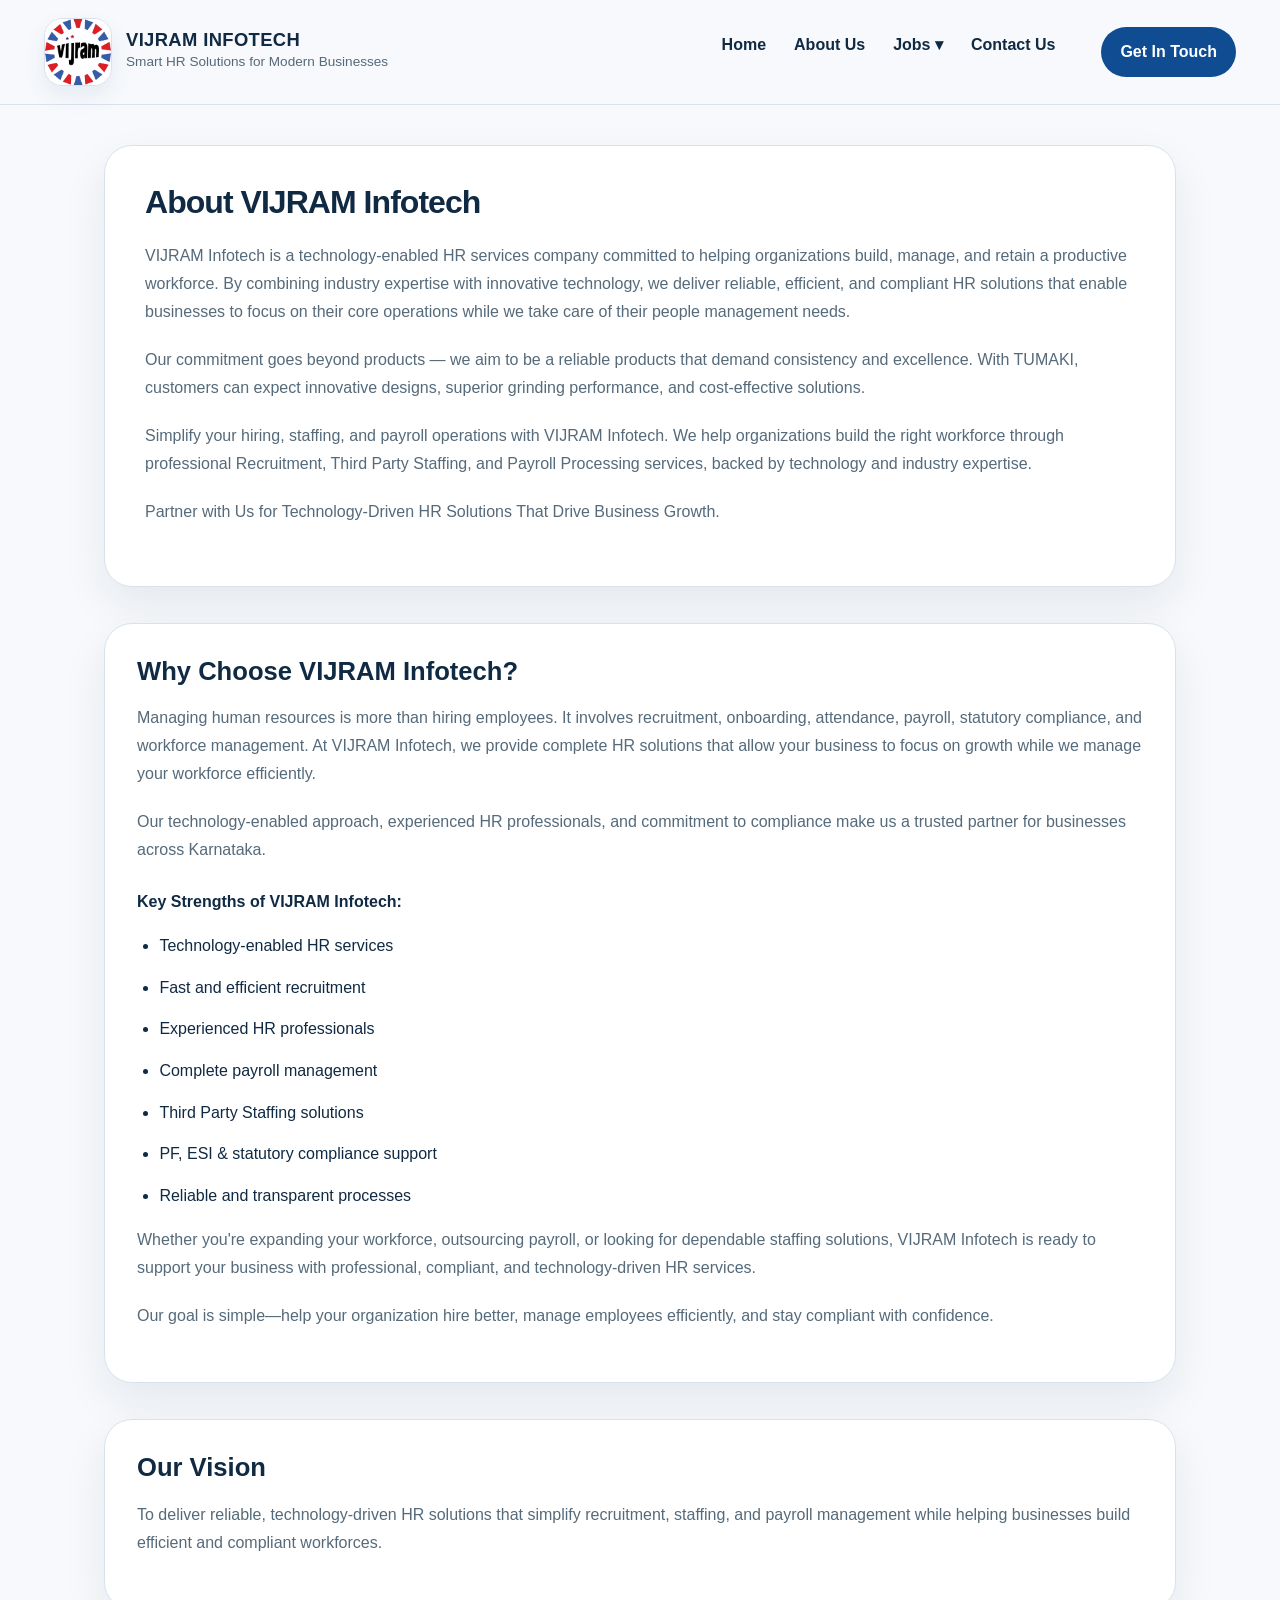
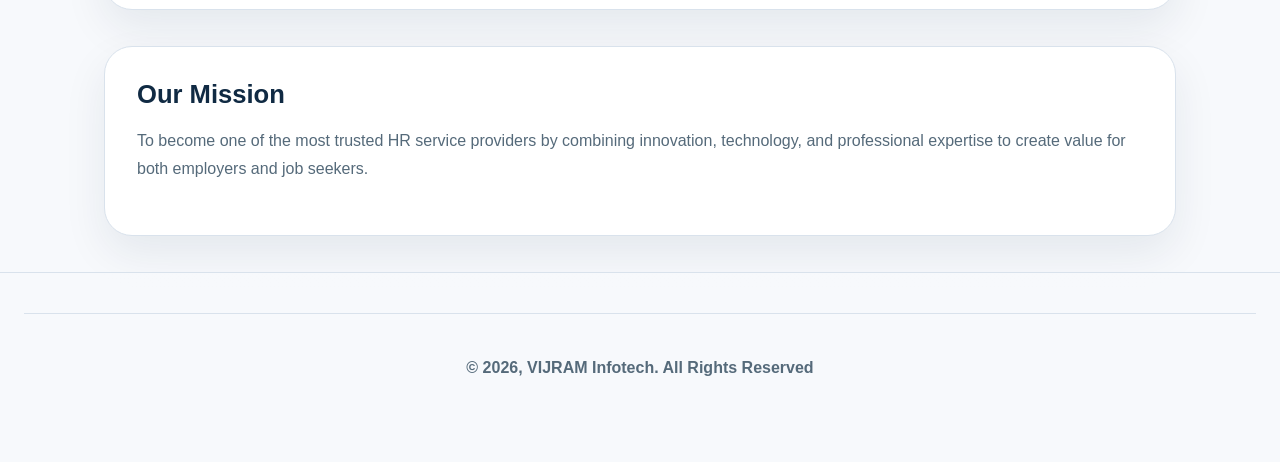
<file: index.html>
<!DOCTYPE html>
<html lang="en">

<head>
    <meta charset="UTF-8">
    <meta name="viewport" content="width=device-width, initial-scale=1.0">
    <meta name="description" content="Vijram Infotech - Smart HR Solutions for Modern Businesses">
    <meta name="keywords" content="vijram, hr services, recruitment, staffing, payroll">
    <meta name="author" content="Vijram Infotech">
    <meta property="og:title" content="Vijram Infotech - Smart HR Solutions for Modern Businesses">
    <meta property="og:description" content="Vijram Infotech - Smart HR Solutions for Modern Businesses">
    <meta property="og:url" content="https://vijraminfotech.in/">
    <link rel="canonical" href="https://vijraminfotech.in/">

    <title>Vijram Infotech - Smart HR Solutions for Modern Businesses</title>

    <!-- Stylesheets -->
    <link rel="stylesheet" href="assets/css/header.css">
    <link rel="stylesheet" href="assets/css/global.css">
    <link rel="stylesheet" href="assets/css/footer.css">

    <!-- Favicons -->
    <link rel="icon" type="image/png" href="assets/images/VIJRAM-LOGO.png" sizes="32x32">
    <link rel="apple-touch-icon" href="assets/images/VIJRAM-LOGO.png" sizes="180x180">
</head>

<body>
    <a href="#main-content" class="skip-link">Skip to main content</a>

    <header id="header"></header>

    <main id="main-content">
        <section class="about-us">
            <div class="container">
                <h1>About VIJRAM Infotech</h1>
                <p>
                    VIJRAM Infotech is a technology-enabled HR services company committed to helping organizations
                    build, manage, and retain a productive workforce. By combining industry expertise with innovative
                    technology, we deliver reliable, efficient, and compliant HR solutions that enable businesses to
                    focus on their core operations while we take care of their people management needs.

                </p>
                <p>
                    Our commitment goes beyond products — we aim to be a reliable products that demand consistency and
                    excellence. With TUMAKI, customers can expect innovative designs, superior grinding performance, and
                    cost‑effective solutions.
                </p>

                <p>Simplify your hiring, staffing, and payroll operations with VIJRAM Infotech. We help organizations
                    build
                    the right workforce through professional Recruitment, Third Party Staffing, and Payroll Processing
                    services,
                    backed by technology and industry expertise.</p>

                <p>Partner with Us for Technology-Driven HR Solutions That Drive Business Growth.</p>
            </div>
        </section>
        <section class="chooseus">
            <div class="container">
                <h2>Why Choose VIJRAM Infotech?</h2>
                <p>Managing human resources is more than hiring employees. It involves recruitment, onboarding,
                    attendance, payroll, statutory compliance, and workforce management. At VIJRAM Infotech, we
                    provide complete HR solutions that allow your business to focus on growth while we manage your
                    workforce efficiently.</p>
                <p>Our technology-enabled approach, experienced HR professionals, and commitment to compliance make
                    us a trusted partner for businesses across Karnataka.</p>
                <div class="strengths">
                    <p>Key Strengths of VIJRAM Infotech:</p>
                    <ul>
                        <li>Technology-enabled HR services</li>
                        <li>Fast and efficient recruitment</li>
                        <li>Experienced HR professionals</li>
                        <li>Complete payroll management</li>
                        <li>Third Party Staffing solutions</li>
                        <li>PF, ESI & statutory compliance support</li>
                        <li>Reliable and transparent processes</li>
                    </ul>
                </div>
                <p>Whether you're expanding your workforce, outsourcing payroll, or looking for dependable staffing
                    solutions, VIJRAM Infotech is ready to support your business with professional, compliant, and
                    technology-driven HR services. </p>
                <p>Our goal is simple—help your organization hire better, manage employees efficiently, and stay
                    compliant with confidence.</p>
            </div>
        </section>
        <section class="visionmission">
            <div class="container">
                <h2>Our Vision</h2>
                <p>To deliver reliable, technology-driven HR solutions that simplify recruitment, staffing,
                    and payroll management while helping businesses build efficient and compliant workforces.</p>
            </div>
        </section>
        <section class="visionmission">
            <div class="container">
                <h2>Our Mission</h2>
                <p>To become one of the most trusted HR service providers by combining innovation,
                    technology, and professional expertise to create value for both employers and job seekers.</p>
            </div>
        </section>
        </section>
    </main>

    <footer id="footer" class="site-footer"></footer>

    <script src="assets/js/global.js" defer></script>
    <script src="assets/js/slideshow.js" defer></script>
</body>

</html>
</file>
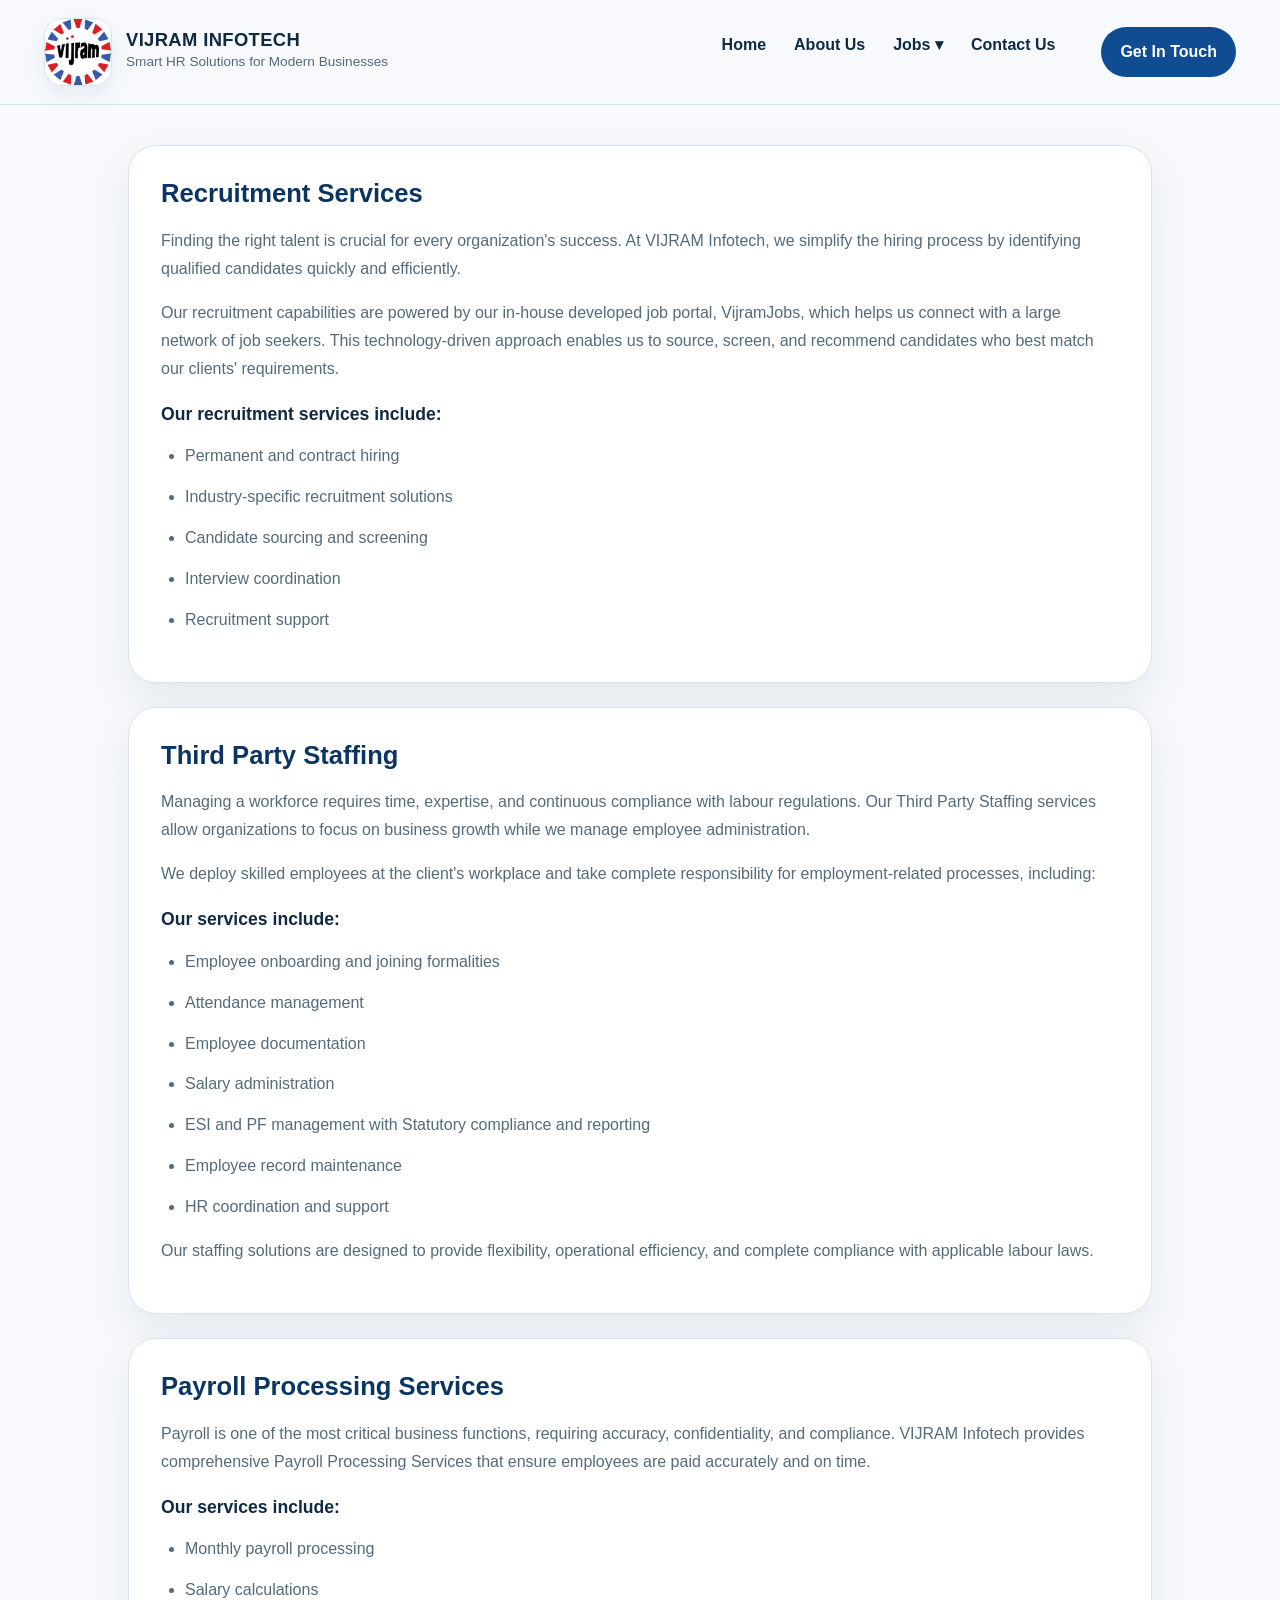
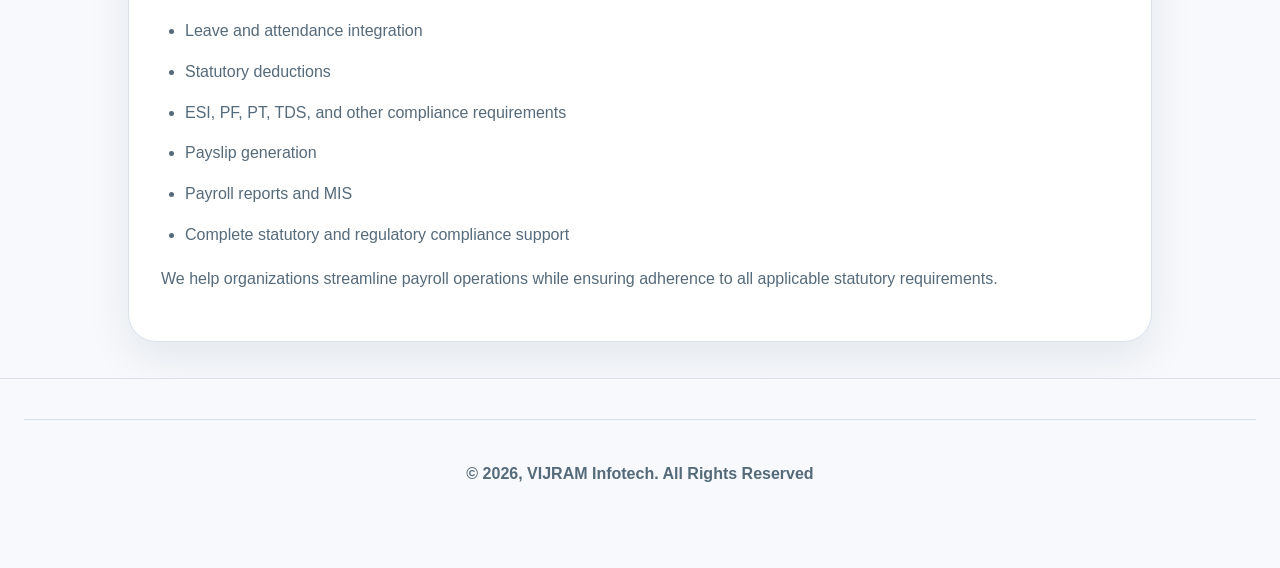
<file: aboutus.html>
<!DOCTYPE html>
<html lang="en">

<head>
    <meta charset="UTF-8">
    <meta name="viewport" content="width=device-width, initial-scale=1.0">
    <meta name="description" content="Vijram Infotech - Smart HR Solutions for Modern Businesses">
    <meta name="keywords" content="vijram, hr services, recruitment, staffing, payroll">
    <meta name="author" content="Vijram Infotech">
    <meta property="og:title" content="Vijram Infotech - Smart HR Solutions for Modern Businesses">
    <meta property="og:description" content="Vijram Infotech - Smart HR Solutions for Modern Businesses">
    <meta property="og:url" content="https://vijraminfotech.in/">
    <link rel="canonical" href="https://vijraminfotech.in/aboutus.html">

    <title>About Us - Vijram Infotech</title>

    <!-- Stylesheets -->
    <link rel="stylesheet" href="assets/css/global.css">
    <link rel="stylesheet" href="assets/css/header.css">
    <link rel="stylesheet" href="assets/css/footer.css">

    <!-- Favicons -->
    <link rel="icon" type="image/png" href="assets/images/VIJRAM-LOGO.png" sizes="32x32">
    <link rel="apple-touch-icon" href="assets/images/VIJRAM-LOGO.png" sizes="180x180">
</head>

<body>
    <a href="#main-content" class="skip-link">Skip to main content</a>

    <header id="header"></header>

    <main id="main-content">

        <section class="about-us">
            <section class="services">
                <div class="service">
                    <h2>Recruitment Services</h2>
                    <p>
                        Finding the right talent is crucial for every organization's success. At VIJRAM Infotech, we
                        simplify the hiring process by identifying qualified candidates quickly and efficiently.
                    </p>
                    <p>Our recruitment capabilities are powered by our in-house developed job portal, VijramJobs,
                        which helps us connect with a large network of job seekers. This technology-driven approach
                        enables us to source, screen, and recommend candidates who best match our clients' requirements.
                    </p>
                    <div class="serviceitems">
                        <h3>Our recruitment services include:</h3>
                        <ul>
                            <li>Permanent and contract hiring</li>
                            <li>Industry-specific recruitment solutions</li>
                            <li>Candidate sourcing and screening</li>
                            <li>Interview coordination</li>
                            <li>Recruitment support</li>
                        </ul>
                    </div>
                </div>
                <div class="service">
                    <h2>Third Party Staffing</h2>
                    <p>
                        Managing a workforce requires time, expertise, and continuous compliance with labour
                        regulations. Our Third Party Staffing services allow organizations to focus on business growth
                        while we manage employee administration.
                    </p>
                    <p>
                        We deploy skilled employees at the client's workplace and take complete responsibility for
                        employment-related processes, including:
                    </p>
                    <div class="serviceitems">
                        <h3>Our services include:</h3>
                        <ul>
                            <li>Employee onboarding and joining formalities</li>
                            <li>Attendance management</li>
                            <li>Employee documentation</li>
                            <li>Salary administration</li>
                            <li>ESI and PF management with Statutory compliance and reporting</li>
                            <li>Employee record maintenance</li>
                            <li>HR coordination and support</li>
                        </ul>
                    </div>
                    <p>Our staffing solutions are designed to provide flexibility, operational efficiency, and complete
                        compliance with applicable labour laws.</p>
                </div>
                <div class="service">
                    <h2>Payroll Processing Services</h2>
                    <p>
                        Payroll is one of the most critical business functions, requiring accuracy, confidentiality, and
                        compliance. VIJRAM Infotech provides comprehensive Payroll Processing Services that ensure
                        employees are paid accurately and on time.
                    </p>
                    <div class="serviceitems">
                        <h3>Our services include:</h3>
                        <ul>
                            <li>Monthly payroll processing</li>
                            <li>Salary calculations</li>
                            <li>Leave and attendance integration</li>
                            <li>Statutory deductions</li>
                            <li>ESI, PF, PT, TDS, and other compliance requirements</li>
                            <li>Payslip generation</li>
                            <li>Payroll reports and MIS</li>
                            <li>Complete statutory and regulatory compliance support</li>
                        </ul>
                    </div>
                    <p>We help organizations streamline payroll operations while ensuring adherence to all applicable statutory requirements.</p>
                </div>
            </section>
        </section>
    </main>

    <footer id="footer" class="site-footer"></footer>

    <script src="assets/js/global.js" defer></script>
</body>

</html>
</file>
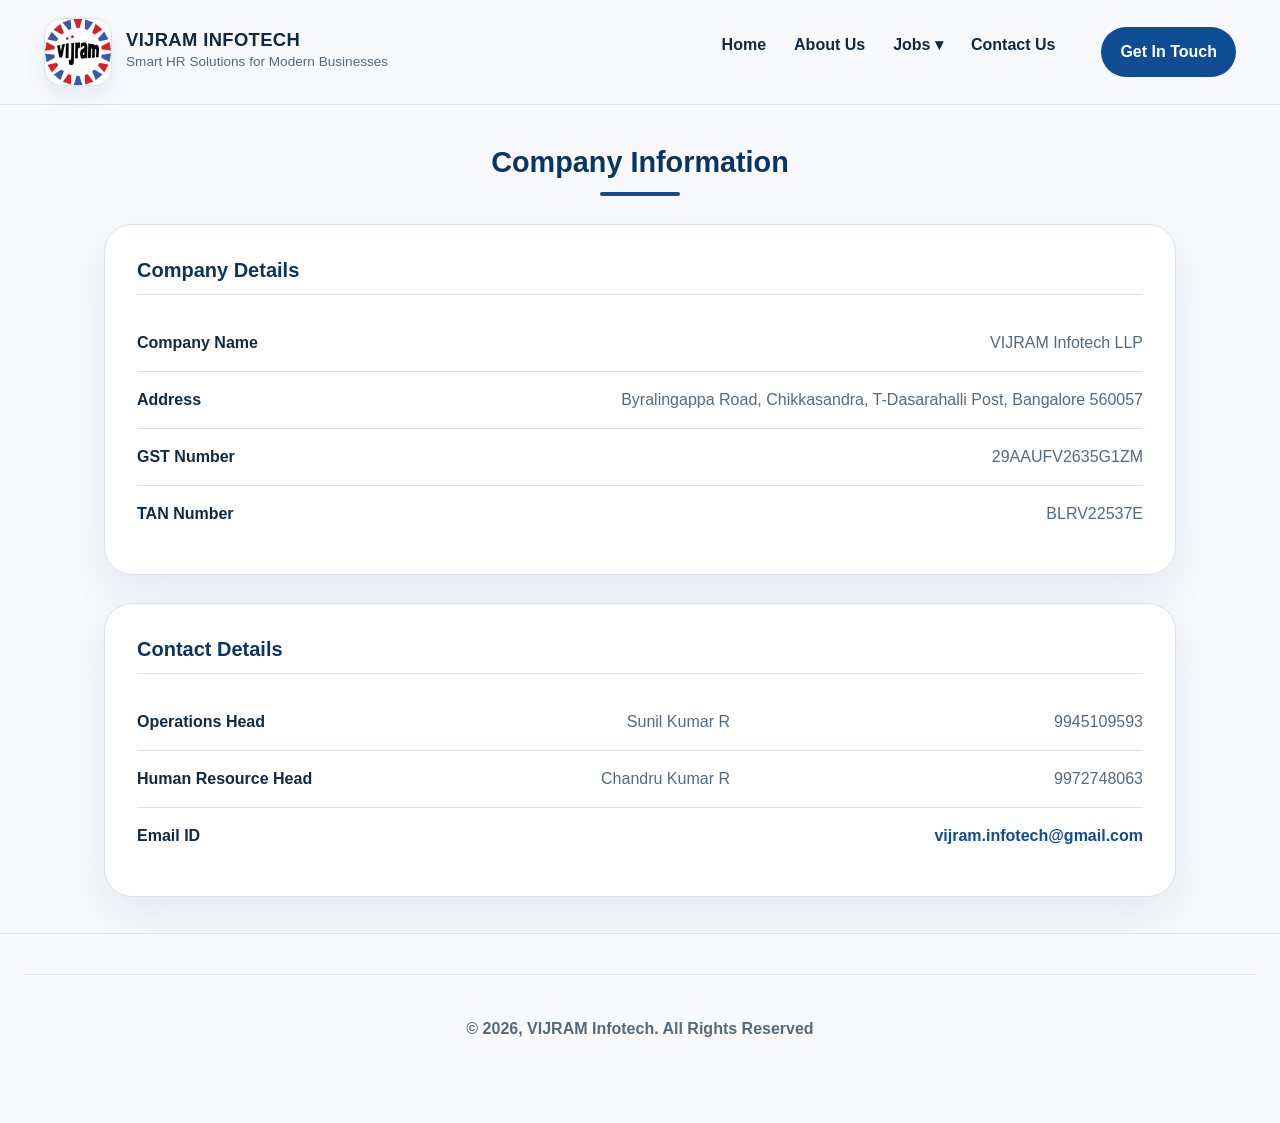
<file: contact.html>
<!DOCTYPE html>
<html lang="en">

<head>
    <meta charset="UTF-8">
    <meta name="viewport" content="width=device-width, initial-scale=1.0">
    <meta name="description" content="Vijram Infotech - Smart HR Solutions for Modern Businesses">
    <meta name="keywords" content="vijram, hr services, recruitment, staffing, payroll">
    <meta name="author" content="Vijram Infotech">
    <meta property="og:title" content="Vijram Infotech - Smart HR Solutions for Modern Businesses">
    <meta property="og:description" content="Vijram Infotech - Smart HR Solutions for Modern Businesses">
    <meta property="og:url" content="https://vijraminfotech.in/">
    <link rel="canonical" href="https://vijraminfotech.in/contact.html">

    <title>Contact Us - Vijram Infotech</title>

    <!-- Stylesheets -->
    <link rel="stylesheet" href="assets/css/global.css">
    <link rel="stylesheet" href="assets/css/header.css">
    <link rel="stylesheet" href="assets/css/contact.css">
    <link rel="stylesheet" href="assets/css/footer.css">

    <!-- Favicons -->
    <link rel="icon" type="image/png" href="assets/images/VIJRAM-LOGO.png" sizes="32x32">
    <link rel="apple-touch-icon" href="assets/images/VIJRAM-LOGO.png" sizes="180x180">
</head>

<body>
    <header id="header"></header>

    <main id="main-content">
        <section class="company-profile">

            <h2>Company Information</h2>

            <div class="info-group">
                <h3>Company Details</h3>

                <div class="info-item">
                    <span class="label">Company Name</span>
                    <span class="value">VIJRAM Infotech LLP</span>
                </div>

                <div class="info-item">
                    <span class="label">Address</span>
                    <span class="value">Byralingappa Road, Chikkasandra, T-Dasarahalli Post, Bangalore 560057</span>
                </div>

                <div class="info-item">
                    <span class="label">GST Number</span>
                    <span class="value">29AAUFV2635G1ZM</span>
                </div>

                <div class="info-item">
                    <span class="label">TAN Number</span>
                    <span class="value">BLRV22537E</span>
                </div>
            </div>

            <div class="info-group">
                <h3>Contact Details</h3>

                <div class="info-item">
                    <span class="label">Operations Head</span>
                    <span class="value">Sunil Kumar R</span>
                    <span class="value">9945109593</span>
                </div>

                <div class="info-item">
                    <span class="label">Human Resource Head</span>
                    <span class="value">Chandru Kumar R</span>
                    <span class="value">9972748063</span>
                </div>

                <div class="info-item">
                    <span class="label">Email ID</span>
                    <span class="value">
                        <a href="mailto:vijram.infotech@gmail.com">vijram.infotech@gmail.com</a>
                    </span>
                </div>
            </div>
        </section>
    </main>

    <footer id="footer" class="site-footer"></footer>

    <script src="assets/js/global.js" defer></script>
</body>

</html>
</file>
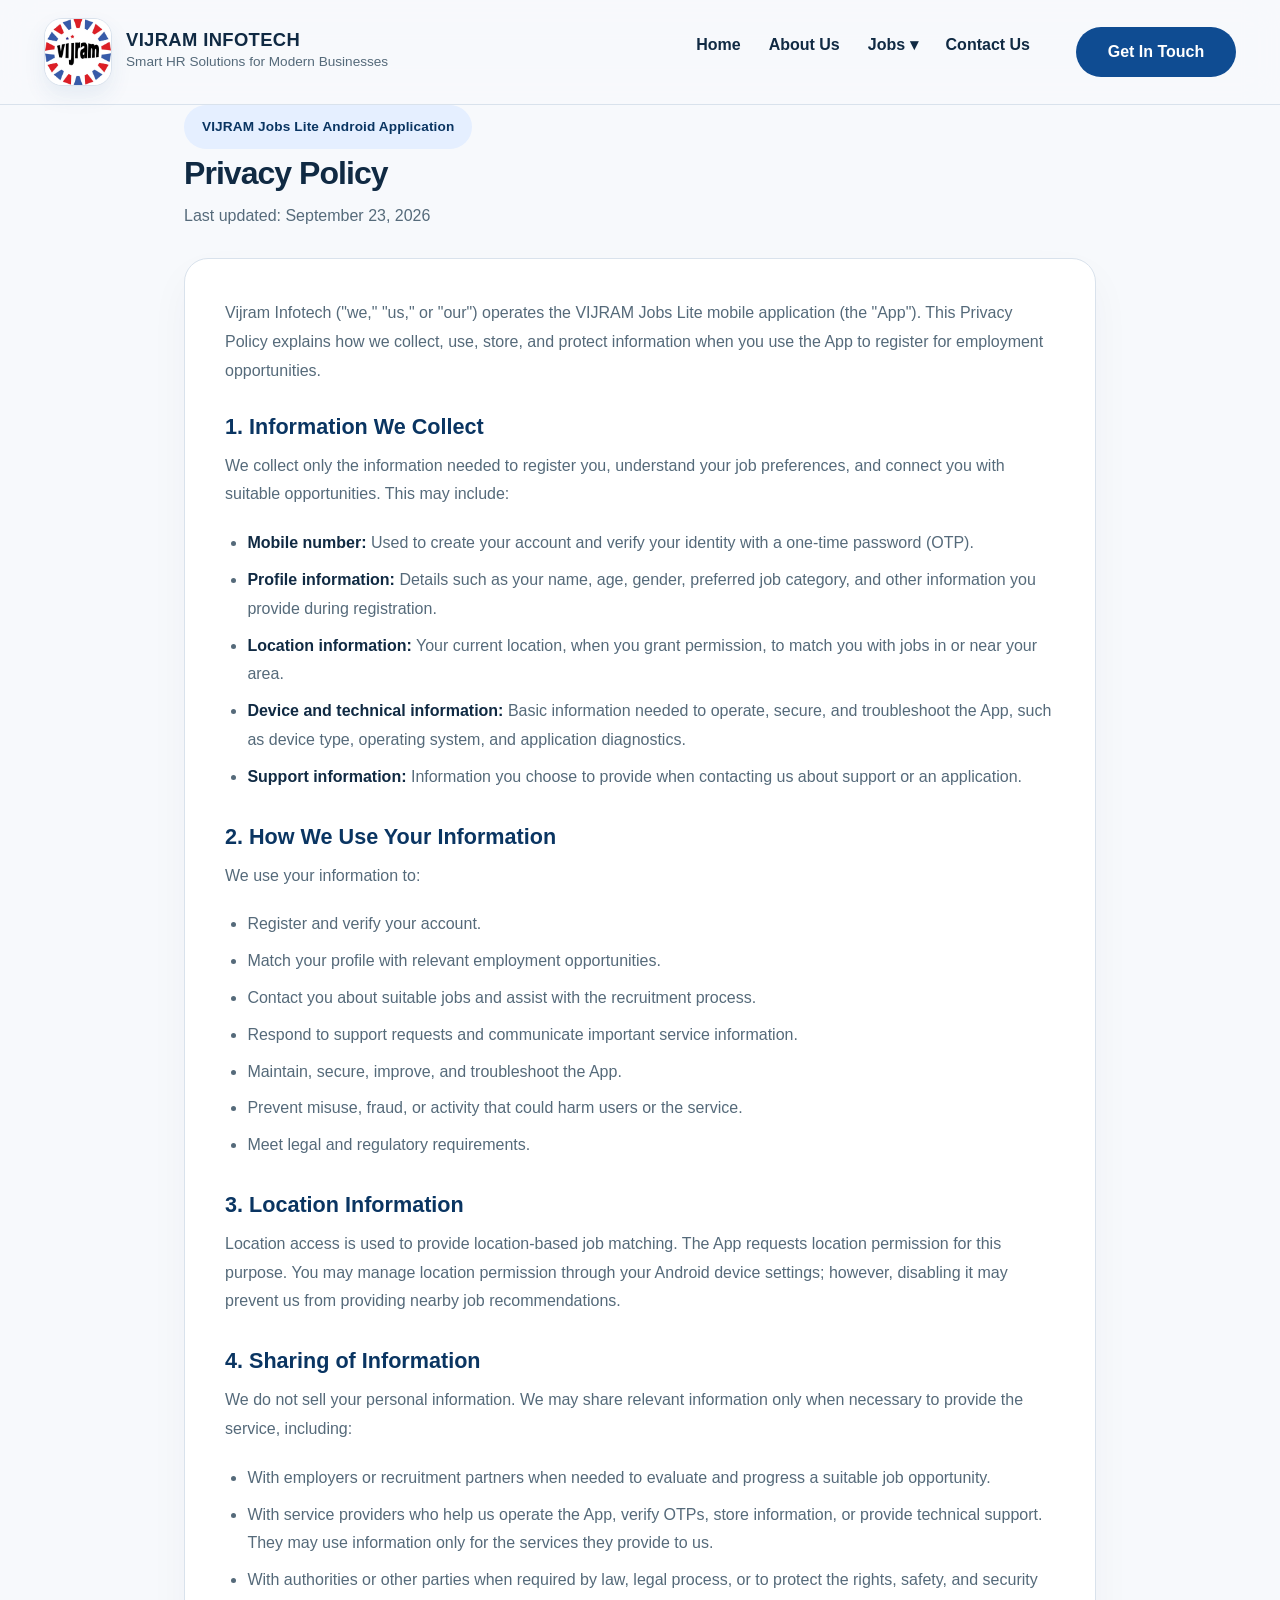
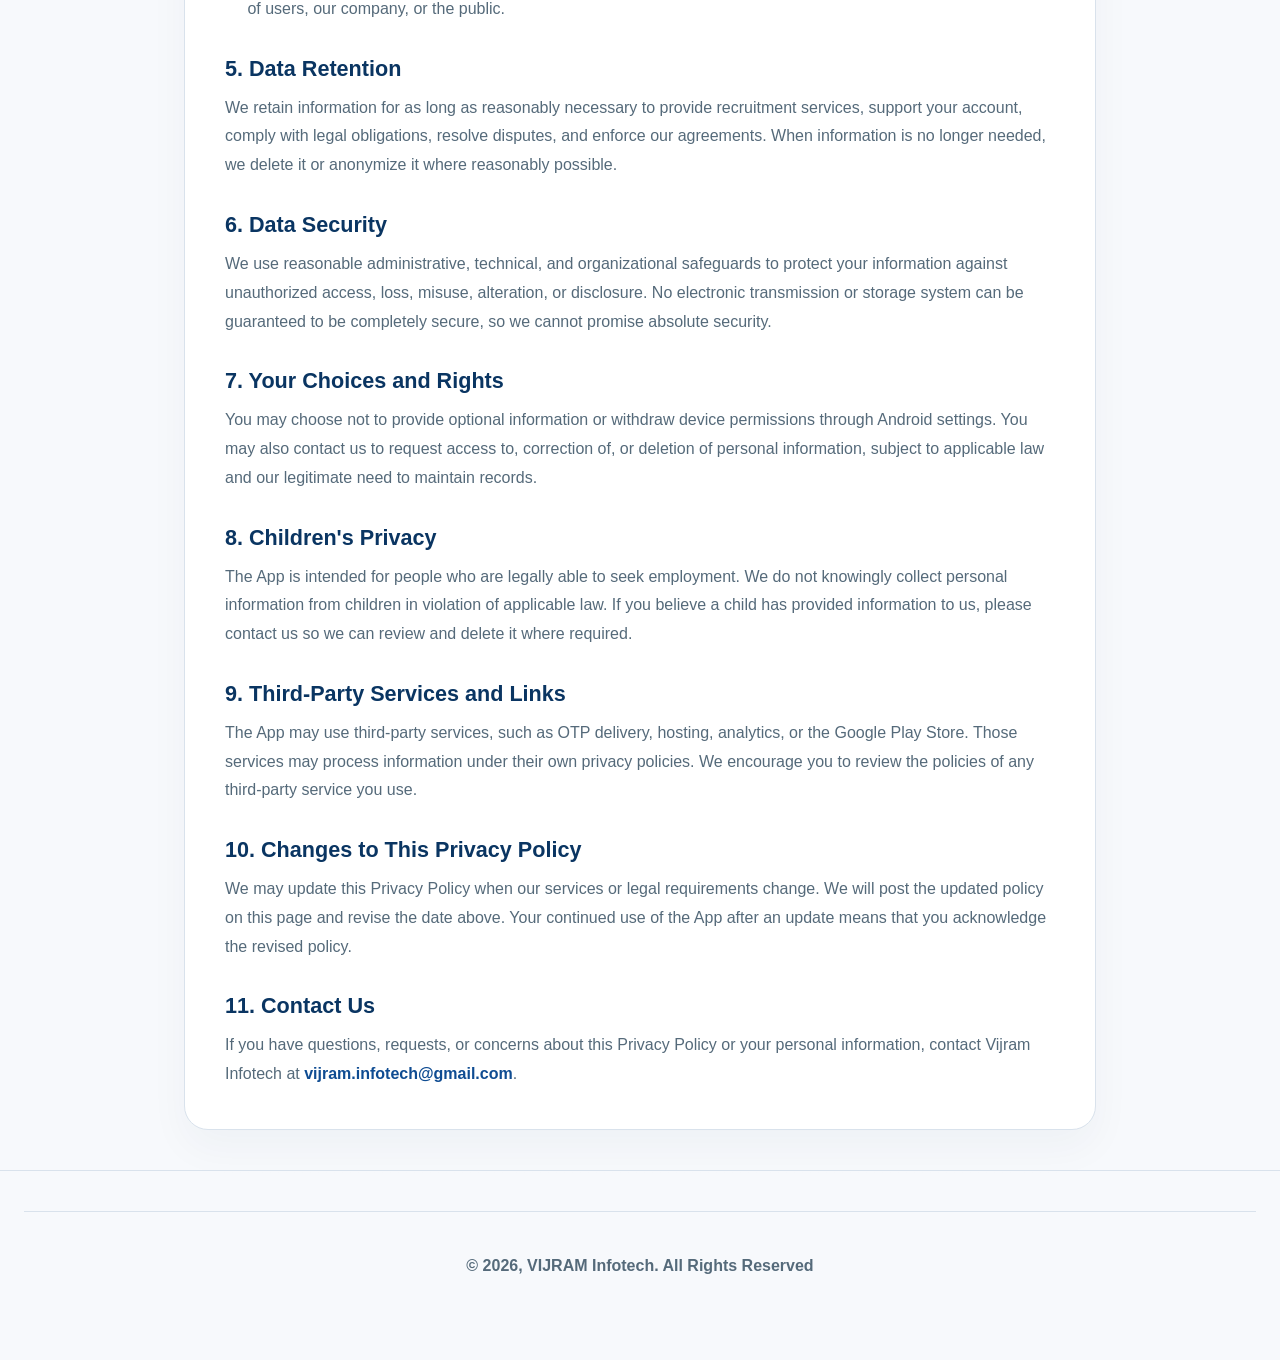
<file: vijram-jobs-lite-privacy-policy.html>
<!DOCTYPE html>
<html lang="en">

<head>
    <meta charset="UTF-8">
    <meta name="viewport" content="width=device-width, initial-scale=1.0">
    <meta name="description" content="Privacy Policy for the VIJRAM Jobs Lite Android application.">
    <meta name="keywords" content="VIJRAM Jobs Lite, privacy policy, Android app">
    <meta name="author" content="Vijram Infotech">
    <meta property="og:title" content="VIJRAM Jobs Lite Privacy Policy - Vijram Infotech">
    <meta property="og:description" content="Learn how VIJRAM Jobs Lite collects, uses, and protects your information.">
    <meta property="og:url" content="https://vijraminfotech.in/vijram-jobs-lite-privacy-policy.html">
    <link rel="canonical" href="https://vijraminfotech.in/vijram-jobs-lite-privacy-policy.html">

    <title>VIJRAM Jobs Lite Privacy Policy - Vijram Infotech</title>

    <link rel="stylesheet" href="assets/css/global.css">
    <link rel="stylesheet" href="assets/css/header.css">
    <link rel="stylesheet" href="assets/css/footer.css">
    <link rel="stylesheet" href="assets/css/vijramjobslite.css">

    <link rel="icon" type="image/png" href="assets/images/VIJRAM-LOGO.png" sizes="32x32">
    <link rel="apple-touch-icon" href="assets/images/VIJRAM-LOGO.png" sizes="180x180">
</head>

<body>
    <a href="#main-content" class="skip-link">Skip to main content</a>

    <header id="header"></header>

    <main id="main-content">
        <section class="privacy-section">
            <div class="privacy-intro">
                <span class="app-badge">VIJRAM Jobs Lite Android Application</span>
                <h1>Privacy Policy</h1>
                <p>Last updated: September 23, 2026</p>
            </div>

            <article class="privacy-document">
                <p>Vijram Infotech ("we," "us," or "our") operates the VIJRAM Jobs Lite mobile application (the
                    "App"). This Privacy Policy explains how we collect, use, store, and protect information when
                    you use the App to register for employment opportunities.</p>

                <h2>1. Information We Collect</h2>
                <p>We collect only the information needed to register you, understand your job preferences, and
                    connect you with suitable opportunities. This may include:</p>
                <ul>
                    <li><strong>Mobile number:</strong> Used to create your account and verify your identity with a
                        one-time password (OTP).</li>
                    <li><strong>Profile information:</strong> Details such as your name, age, gender, preferred job
                        category, and other information you provide during registration.</li>
                    <li><strong>Location information:</strong> Your current location, when you grant permission, to
                        match you with jobs in or near your area.</li>
                    <li><strong>Device and technical information:</strong> Basic information needed to operate,
                        secure, and troubleshoot the App, such as device type, operating system, and application
                        diagnostics.</li>
                    <li><strong>Support information:</strong> Information you choose to provide when contacting us
                        about support or an application.</li>
                </ul>

                <h2>2. How We Use Your Information</h2>
                <p>We use your information to:</p>
                <ul>
                    <li>Register and verify your account.</li>
                    <li>Match your profile with relevant employment opportunities.</li>
                    <li>Contact you about suitable jobs and assist with the recruitment process.</li>
                    <li>Respond to support requests and communicate important service information.</li>
                    <li>Maintain, secure, improve, and troubleshoot the App.</li>
                    <li>Prevent misuse, fraud, or activity that could harm users or the service.</li>
                    <li>Meet legal and regulatory requirements.</li>
                </ul>

                <h2>3. Location Information</h2>
                <p>Location access is used to provide location-based job matching. The App requests location
                    permission for this purpose. You may manage location permission through your Android device
                    settings; however, disabling it may prevent us from providing nearby job recommendations.</p>

                <h2>4. Sharing of Information</h2>
                <p>We do not sell your personal information. We may share relevant information only when necessary
                    to provide the service, including:</p>
                <ul>
                    <li>With employers or recruitment partners when needed to evaluate and progress a suitable job
                        opportunity.</li>
                    <li>With service providers who help us operate the App, verify OTPs, store information, or
                        provide technical support. They may use information only for the services they provide to us.</li>
                    <li>With authorities or other parties when required by law, legal process, or to protect the
                        rights, safety, and security of users, our company, or the public.</li>
                </ul>

                <h2>5. Data Retention</h2>
                <p>We retain information for as long as reasonably necessary to provide recruitment services, support
                    your account, comply with legal obligations, resolve disputes, and enforce our agreements. When
                    information is no longer needed, we delete it or anonymize it where reasonably possible.</p>

                <h2>6. Data Security</h2>
                <p>We use reasonable administrative, technical, and organizational safeguards to protect your
                    information against unauthorized access, loss, misuse, alteration, or disclosure. No electronic
                    transmission or storage system can be guaranteed to be completely secure, so we cannot promise
                    absolute security.</p>

                <h2>7. Your Choices and Rights</h2>
                <p>You may choose not to provide optional information or withdraw device permissions through Android
                    settings. You may also contact us to request access to, correction of, or deletion of personal
                    information, subject to applicable law and our legitimate need to maintain records.</p>

                <h2>8. Children&apos;s Privacy</h2>
                <p>The App is intended for people who are legally able to seek employment. We do not knowingly
                    collect personal information from children in violation of applicable law. If you believe a child
                    has provided information to us, please contact us so we can review and delete it where required.</p>

                <h2>9. Third-Party Services and Links</h2>
                <p>The App may use third-party services, such as OTP delivery, hosting, analytics, or the Google
                    Play Store. Those services may process information under their own privacy policies. We encourage
                    you to review the policies of any third-party service you use.</p>

                <h2>10. Changes to This Privacy Policy</h2>
                <p>We may update this Privacy Policy when our services or legal requirements change. We will post the
                    updated policy on this page and revise the date above. Your continued use of the App after an
                    update means that you acknowledge the revised policy.</p>

                <h2>11. Contact Us</h2>
                <p>If you have questions, requests, or concerns about this Privacy Policy or your personal
                    information, contact Vijram Infotech at <a href="mailto:vijram.infotech@gmail.com">vijram.infotech@gmail.com</a>.</p>
            </article>
        </section>
    </main>

    <footer id="footer" class="site-footer"></footer>

    <script src="assets/js/global.js" defer></script>
</body>

</html>
</file>
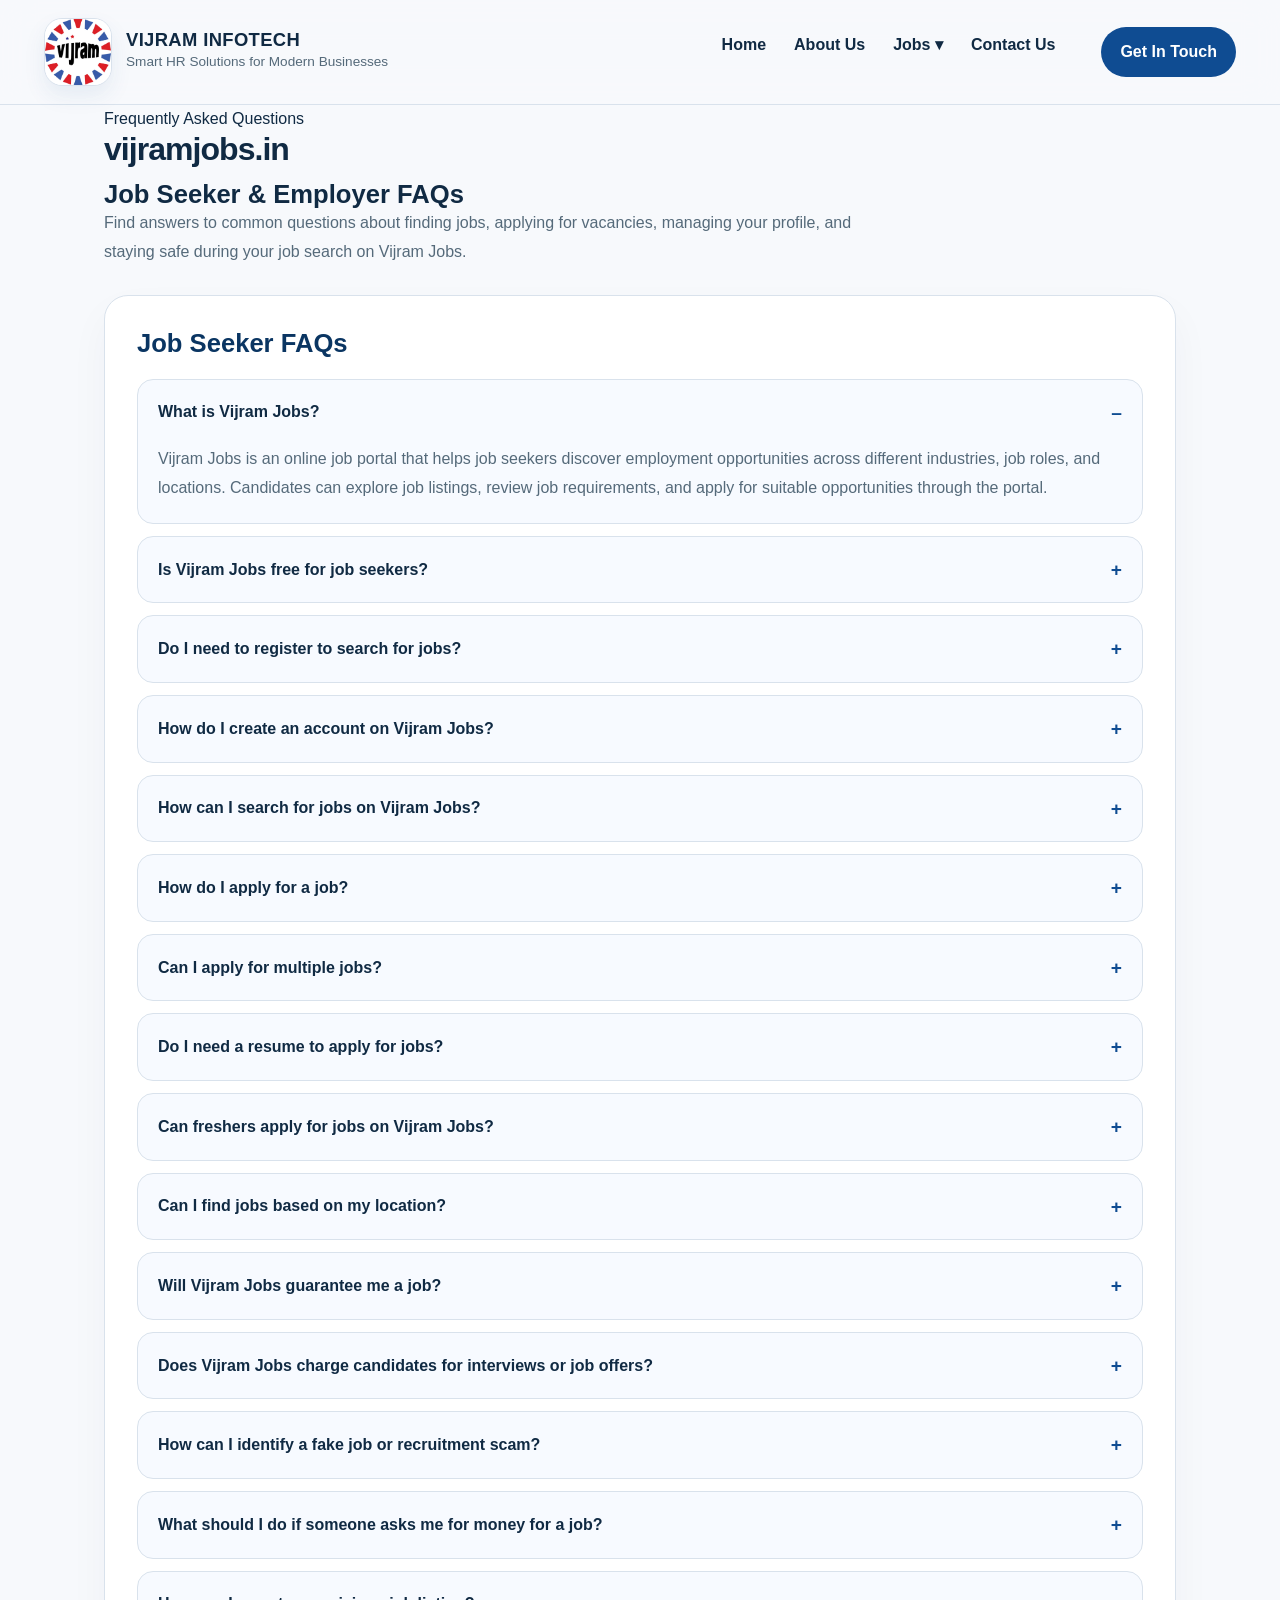
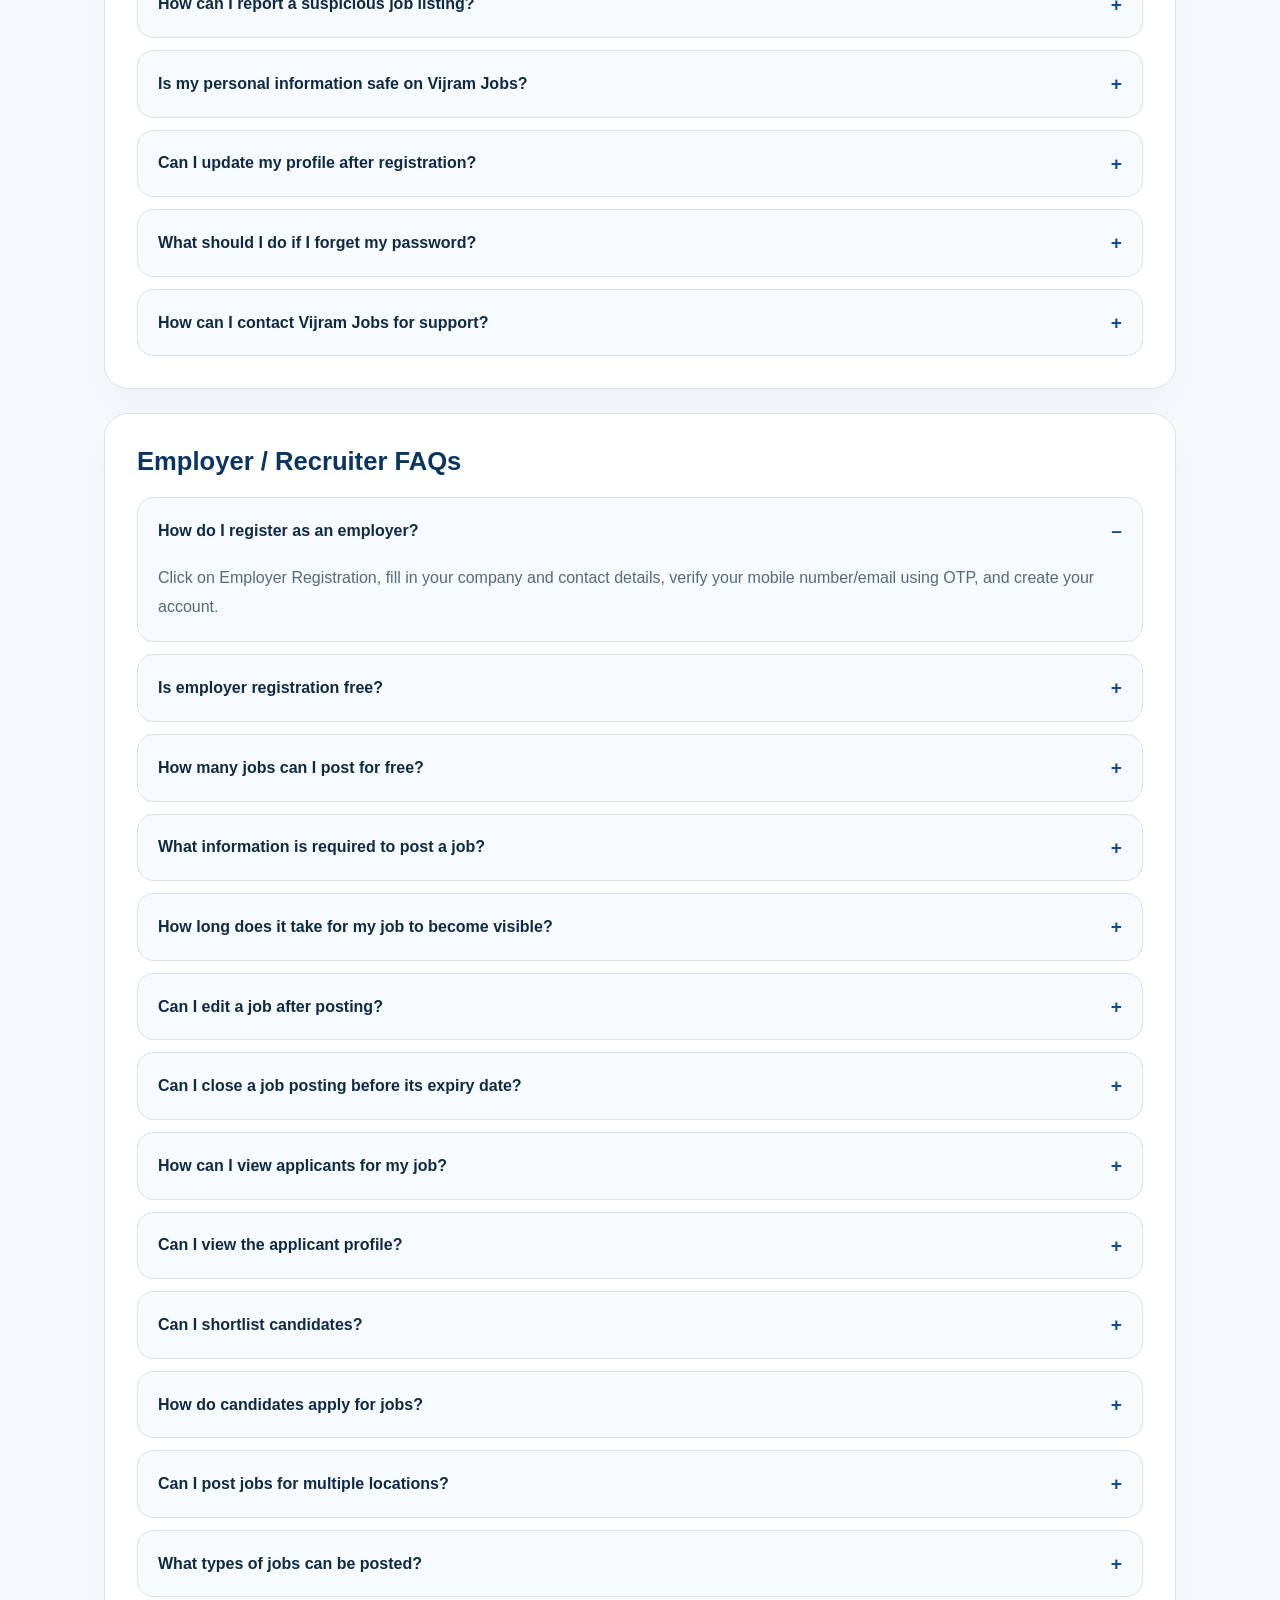
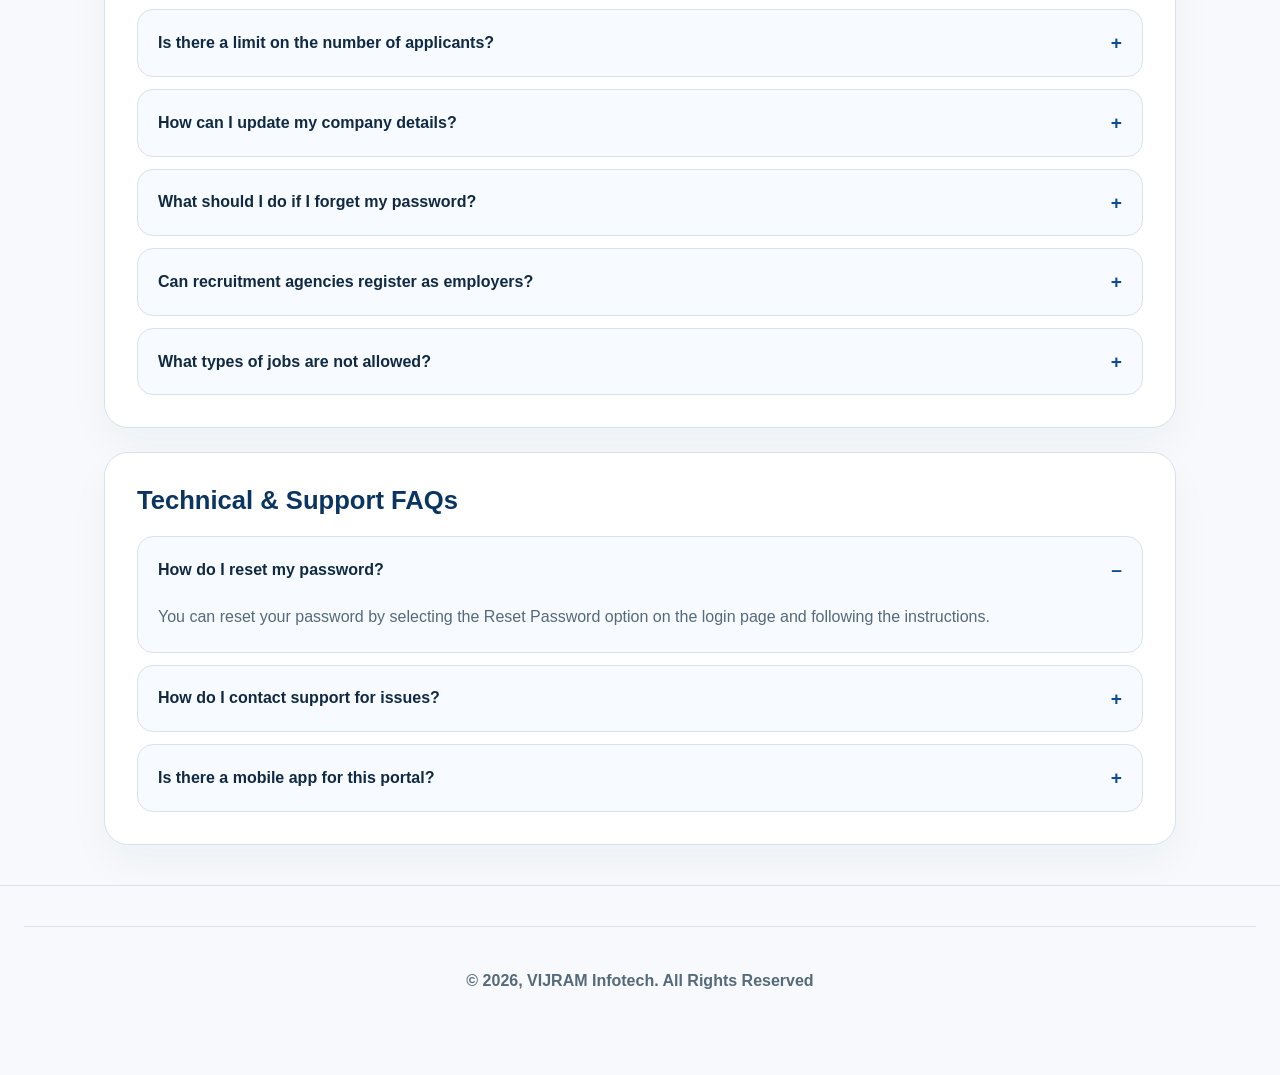
<file: vijramjobs-faq.html>
<!DOCTYPE html>
<html lang="en">

<head>
    <meta charset="UTF-8">
    <meta name="viewport" content="width=device-width, initial-scale=1.0">
    <meta name="description" content="Vijram Infotech - Smart HR Solutions for Modern Businesses">
    <meta name="keywords" content="vijram, hr services, recruitment, staffing, payroll">
    <meta name="author" content="Vijram Infotech">
    <meta property="og:title" content="Vijram Infotech - Smart HR Solutions for Modern Businesses">
    <meta property="og:description" content="Vijram Infotech - Smart HR Solutions for Modern Businesses">
    <meta property="og:url" content="https://vijraminfotech.in/">
    <link rel="canonical" href="https://vijraminfotech.in/vijramjobs-faq.html">

    <title>Vijram Jobs - Vijram Infotech</title>

    <!-- Stylesheets -->
    <link rel="stylesheet" href="assets/css/global.css">
    <link rel="stylesheet" href="assets/css/header.css">
    <link rel="stylesheet" href="assets/css/footer.css">
    <link rel="stylesheet" href="assets/css/vijramjobs.css">

    <!-- Favicons -->
    <link rel="icon" type="image/png" href="assets/images/VIJRAM-LOGO.png" sizes="32x32">
    <link rel="apple-touch-icon" href="assets/images/VIJRAM-LOGO.png" sizes="180x180">
</head>

<body>
    <a href="#main-content" class="skip-link">Skip to main content</a>

    <header id="header"></header>

    <main id="main-content">

         <section class="faq-section">
            <div class="faq-intro">
                <span class="app-badge">Frequently Asked Questions</span>
                <h1>vijramjobs.in</h1>
                <h2>Job Seeker &amp; Employer FAQs</h2>
                <p>Find answers to common questions about finding jobs, applying for vacancies, managing your profile, and staying safe during your job search on Vijram Jobs.</p>
            </div>

            <div class="faq-groups">
                <div class="faq-group">
                    <h2>Job Seeker FAQs</h2>

                    <details class="faq-item" open>
                        <summary>What is Vijram Jobs?</summary>
                        <div class="faq-answer">
                            <p>Vijram Jobs is an online job portal that helps job seekers discover employment opportunities across different industries, job roles, and locations. Candidates can explore job listings, review job requirements, and apply for suitable opportunities through the portal.</p>
                        </div>
                    </details>

                    <details class="faq-item">
                        <summary>Is Vijram Jobs free for job seekers?</summary>
                        <div class="faq-answer">
                            <p>Yes, job seekers can browse job listings and use the available job-seeking features without paying a fee, unless a specific service is expressly identified as paid. Candidates should never pay an individual claiming that payment is required to guarantee a job through Vijram Jobs.</p>
                        </div>
                    </details>

                    <details class="faq-item">
                        <summary>Do I need to register to search for jobs?</summary>
                        <div class="faq-answer">
                            <p>You can browse available job listings on Vijram Jobs without necessarily creating an account. However, registration or login may be required to access certain features, such as applying for jobs or managing your profile.</p>
                        </div>
                    </details>

                    <details class="faq-item">
                        <summary>How do I create an account on Vijram Jobs?</summary>
                        <div class="faq-answer">
                            <p>Visit the Vijram Jobs website and navigate to the registration or sign-up section. Enter the requested information and complete any verification steps required to activate your account.</p>
                            <p>Always provide accurate and up-to-date contact information so that employers can reach you regarding suitable opportunities.</p>
                        </div>
                    </details>

                    <details class="faq-item">
                        <summary>How can I search for jobs on Vijram Jobs?</summary>
                        <div class="faq-answer">
                            <p>You can explore job listings based on available search options, such as job title, skills, company, industry, or location. Review the job description, qualifications, experience requirements, salary information, and work location before applying.</p>
                        </div>
                    </details>

                    <details class="faq-item">
                        <summary>How do I apply for a job?</summary>
                        <div class="faq-answer">
                            <p>Open the job listing that interests you and review its requirements. If you meet the eligibility criteria, click the available application button and follow the instructions.</p>
                            <p>Depending on the vacancy, you may need to log in, complete your profile, upload your resume, or provide additional information requested by the employer.</p>
                        </div>
                    </details>

                    <details class="faq-item">
                        <summary>Can I apply for multiple jobs?</summary>
                        <div class="faq-answer">
                            <p>Yes. You can apply for multiple vacancies that match your qualifications, skills, and career interests, subject to the application requirements specified for each listing.</p>
                            <p>We recommend tailoring your resume and application details to the requirements of each position.</p>
                        </div>
                    </details>

                    <details class="faq-item">
                        <summary>Do I need a resume to apply for jobs?</summary>
                        <div class="faq-answer">
                            <p>A resume is recommended because it helps employers understand your qualifications, skills, experience, and career objectives. Some employers may require a resume as part of the application process.</p>
                            <p>Keep your resume updated and ensure that the information provided is accurate.</p>
                        </div>
                    </details>

                    <details class="faq-item">
                        <summary>Can freshers apply for jobs on Vijram Jobs?</summary>
                        <div class="faq-answer">
                            <p>Yes. Freshers can explore suitable entry-level positions, trainee roles, internships, apprenticeships, and other opportunities where available.</p>
                            <p>Check the experience requirements in each job listing. Look for positions that accept freshers or candidates with no prior work experience.</p>
                        </div>
                    </details>

                    <details class="faq-item">
                        <summary>Can I find jobs based on my location?</summary>
                        <div class="faq-answer">
                            <p>Yes. You can explore job opportunities based on the locations specified in job listings. Depending on the available vacancies, you may find opportunities in your city, nearby industrial areas, or other locations.</p>
                            <p>Always verify the job location and work arrangement before applying.</p>
                        </div>
                    </details>

                    <details class="faq-item">
                        <summary>Will Vijram Jobs guarantee me a job?</summary>
                        <div class="faq-answer">
                            <p>No. Vijram Jobs does not guarantee employment, interviews, or selection. Hiring decisions are made by employers based on their recruitment requirements and the suitability of candidates.</p>
                            <p>We provide a platform to help candidates discover employment opportunities and connect with prospective employers.</p>
                        </div>
                    </details>

                    <details class="faq-item">
                        <summary>Does Vijram Jobs charge candidates for interviews or job offers?</summary>
                        <div class="faq-answer">
                            <p><strong>No candidate should pay money to anyone claiming that payment is required to guarantee a job, interview, selection, or offer through Vijram Jobs.</strong></p>
                            <p>Be cautious of individuals who demand registration fees, interview fees, security deposits, processing charges, or other payments in exchange for employment.</p>
                            <p>Do not transfer money merely because someone claims to represent Vijram Jobs or an employer. Verify suspicious requests through independently obtained official contact details before taking any action.</p>
                        </div>
                    </details>

                    <details class="faq-item">
                        <summary>How can I identify a fake job or recruitment scam?</summary>
                        <div class="faq-answer">
                            <p>Watch out for warning signs such as:</p>
                            <ul>
                                <li>Requests for money in exchange for a guaranteed job or interview.</li>
                                <li>Offers made without a reasonable recruitment or selection process.</li>
                                <li>Unusually high salaries for minimal qualifications or experience.</li>
                                <li>Requests for OTPs, passwords, banking credentials, or unnecessary sensitive information.</li>
                                <li>Communication from suspicious email addresses or unofficial phone numbers.</li>
                                <li>Pressure to make immediate payments or share confidential documents.</li>
                            </ul>
                            <p>Always verify the employer, job details, and communication before proceeding. A listing on a job portal should not be treated as an absolute guarantee that an employer or vacancy is genuine.</p>
                        </div>
                    </details>

                    <details class="faq-item">
                        <summary>What should I do if someone asks me for money for a job?</summary>
                        <div class="faq-answer">
                            <p>Do not make the payment. Preserve relevant evidence, such as messages, phone numbers, emails, payment requests, and transaction details.</p>
                            <p>Report the suspicious job listing or communication to Vijram Jobs through the available contact or reporting channel. If you have already lost money to suspected recruitment fraud, contact your bank or payment provider promptly and report the incident to the appropriate authorities.</p>
                        </div>
                    </details>

                    <details class="faq-item">
                        <summary>How can I report a suspicious job listing?</summary>
                        <div class="faq-answer">
                            <p>If you identify a job listing that appears misleading, fraudulent, or suspicious, contact Vijram Jobs through the official contact details provided on the website. Include the job title, listing link, employer details, and a description of your concern.</p>
                            <p>We may review reported listings and take appropriate action in accordance with our policies. Reporting a listing does not guarantee a particular outcome.</p>
                        </div>
                    </details>

                    <details class="faq-item">
                        <summary>Is my personal information safe on Vijram Jobs?</summary>
                        <div class="faq-answer">
                            <p>Vijram Jobs handles personal information in accordance with its Privacy Policy and applicable laws. Information you provide may be processed to operate the platform, facilitate recruitment-related services, and support interactions with employers.</p>
                            <p>Review your profile and application details before submitting them. Avoid sharing passwords, OTPs, banking credentials, or other confidential information with recruiters or unknown individuals.</p>
                            <p>For more information, please refer to the Privacy Policy available on our website.</p>
                        </div>
                    </details>

                    <details class="faq-item">
                        <summary>Can I update my profile after registration?</summary>
                        <div class="faq-answer">
                            <p>Yes, where profile management is available, you can log in to your account and update your personal details, qualifications, skills, experience, and other relevant information.</p>
                            <p>Keeping your profile accurate and up to date can help employers better assess your suitability for available positions.</p>
                        </div>
                    </details>

                    <details class="faq-item">
                        <summary>What should I do if I forget my password?</summary>
                        <div class="faq-answer">
                            <p>Use the password recovery or forgot-password option on the login page, if available. Follow the instructions to verify your identity and reset your password.</p>
                            <p>Never share your password or OTP with anyone claiming to provide recruitment assistance.</p>
                        </div>
                    </details>

                    <details class="faq-item">
                        <summary>How can I contact Vijram Jobs for support?</summary>
                        <div class="faq-answer">
                            <p>If you have questions about your account, job applications, suspicious listings, or the use of the portal, contact Vijram Jobs through the official contact details or support channels provided on the website.</p>
                        </div>
                    </details>
                </div>

                <div class="faq-group">
                    <h2>Employer / Recruiter FAQs</h2>

                    <details class="faq-item" open>
                        <summary>How do I register as an employer?</summary>
                        <div class="faq-answer">
                            <p>Click on Employer Registration, fill in your company and contact details, verify your mobile number/email using OTP, and create your account.</p>
                        </div>
                    </details>

                    <details class="faq-item">
                        <summary>Is employer registration free?</summary>
                        <div class="faq-answer">
                            <p>Yes. Employer registration is completely free.</p>
                        </div>
                    </details>

                    <details class="faq-item">
                        <summary>How many jobs can I post for free?</summary>
                        <div class="faq-answer">
                            <p>Employers can post up to 2 job vacancies per month free of charge. Additional posting plans may be introduced in the future.</p>
                        </div>
                    </details>

                    <details class="faq-item">
                        <summary>What information is required to post a job?</summary>
                        <div class="faq-answer">
                            <p>Typically, you need to provide:</p>
                            <ul>
                                <li>Job Title</li>
                                <li>Job Description</li>
                                <li>Required Skills</li>
                                <li>Experience Level</li>
                                <li>Salary Range (Optional)</li>
                                <li>Job Location</li>
                            </ul>
                        </div>
                    </details>

                    <details class="faq-item">
                        <summary>How long does it take for my job to become visible?</summary>
                        <div class="faq-answer">
                            <p>Jobs are published immediately after submission.</p>
                        </div>
                    </details>

                    <details class="faq-item">
                        <summary>Can I edit a job after posting?</summary>
                        <div class="faq-answer">
                            <p>Yes. Employers can edit job details, requirements, salary information, and application deadlines at any time before the job is closed.</p>
                        </div>
                    </details>

                    <details class="faq-item">
                        <summary>Can I close a job posting before its expiry date?</summary>
                        <div class="faq-answer">
                            <p>Yes. You can close or deactivate a job posting whenever the recruitment requirement is fulfilled.</p>
                        </div>
                    </details>

                    <details class="faq-item">
                        <summary>How can I view applicants for my job?</summary>
                        <div class="faq-answer">
                            <p>Log in to your employer account, navigate to Manage Jobs, and select applications for the relevant job posting to view all applications received.</p>
                        </div>
                    </details>

                    <details class="faq-item">
                        <summary>Can I view the applicant profile?</summary>
                        <div class="faq-answer">
                            <p>Yes. You can view an applicant's profile. Click the applicant's Profile to view their details.</p>
                        </div>
                    </details>

                    <details class="faq-item">
                        <summary>Can I shortlist candidates?</summary>
                        <div class="faq-answer">
                            <p>Yes. You can shortlist relevant candidates and manage applications efficiently through the portal.</p>
                        </div>
                    </details>

                    <details class="faq-item">
                        <summary>How do candidates apply for jobs?</summary>
                        <div class="faq-answer">
                            <p>Job seekers can apply directly through the website by submitting their profile and resume.</p>
                        </div>
                    </details>

                    <details class="faq-item">
                        <summary>Can I post jobs for multiple locations?</summary>
                        <div class="faq-answer">
                            <p>Yes. Employers can create separate postings for different branches, offices, or locations.</p>
                        </div>
                    </details>

                    <details class="faq-item">
                        <summary>What types of jobs can be posted?</summary>
                        <div class="faq-answer">
                            <p>You can post:</p>
                            <ul>
                                <li>Full-Time Jobs</li>
                                <li>Part-Time Jobs</li>
                                <li>Contract Jobs</li>
                                <li>Internship Opportunities</li>
                                <li>Temporary Positions</li>
                                <li>Remote Jobs (if applicable)</li>
                            </ul>
                        </div>
                    </details>

                    <details class="faq-item">
                        <summary>Is there a limit on the number of applicants?</summary>
                        <div class="faq-answer">
                            <p>No. There is no restriction on the number of applications you can receive for a posted job.</p>
                        </div>
                    </details>

                    <details class="faq-item">
                        <summary>How can I update my company details?</summary>
                        <div class="faq-answer">
                            <p>Go to Company Profile in your employer dashboard and update your company information, contact details, and website.</p>
                        </div>
                    </details>

                    <details class="faq-item">
                        <summary>What should I do if I forget my password?</summary>
                        <div class="faq-answer">
                            <p>Use the Forgot Password option on the login page and follow the OTP/email verification process to reset your password.</p>
                        </div>
                    </details>

                    <details class="faq-item">
                        <summary>Can recruitment agencies register as employers?</summary>
                        <div class="faq-answer">
                            <p>Yes. Recruitment agencies can register and post job opportunities on behalf of their clients, subject to platform policies.</p>
                        </div>
                    </details>

                    <details class="faq-item">
                        <summary>What types of jobs are not allowed?</summary>
                        <div class="faq-answer">
                            <p>The following are prohibited:</p>
                            <ul>
                                <li>Fake or misleading jobs</li>
                                <li>Jobs involving illegal activities</li>
                                <li>Discriminatory job postings</li>
                                <li>Fraudulent work-from-home schemes</li>
                                <li>Any opportunity violating applicable laws</li>
                            </ul>
                        </div>
                    </details>
                </div>
              

                <div class="faq-group">
                    <h2>Technical &amp; Support FAQs</h2>

                    <details class="faq-item" open>
                        <summary>How do I reset my password?</summary>
                        <div class="faq-answer">
                            <p>You can reset your password by selecting the Reset Password option on the login page and following the instructions.</p>
                        </div>
                    </details>

                    <details class="faq-item">
                        <summary>How do I contact support for issues?</summary>
                        <div class="faq-answer">
                            <p>For assistance, email us at vijram.infotech@gmail.com. Please include the issue type in the subject line for faster resolution.</p>
                        </div>
                    </details>

                    <details class="faq-item">
                        <summary>Is there a mobile app for this portal?</summary>
                        <div class="faq-answer">
                            <p>No. Currently, vijramjobs.in is available only as a web portal. However, the site is fully responsive and works seamlessly on mobile browsers.</p>
                        </div>
                    </details>
                </div>
            </div>
        </section>

    </main>

    <footer id="footer" class="site-footer"></footer>

    <script src="assets/js/global.js" defer></script>
</body>

</html>
</file>
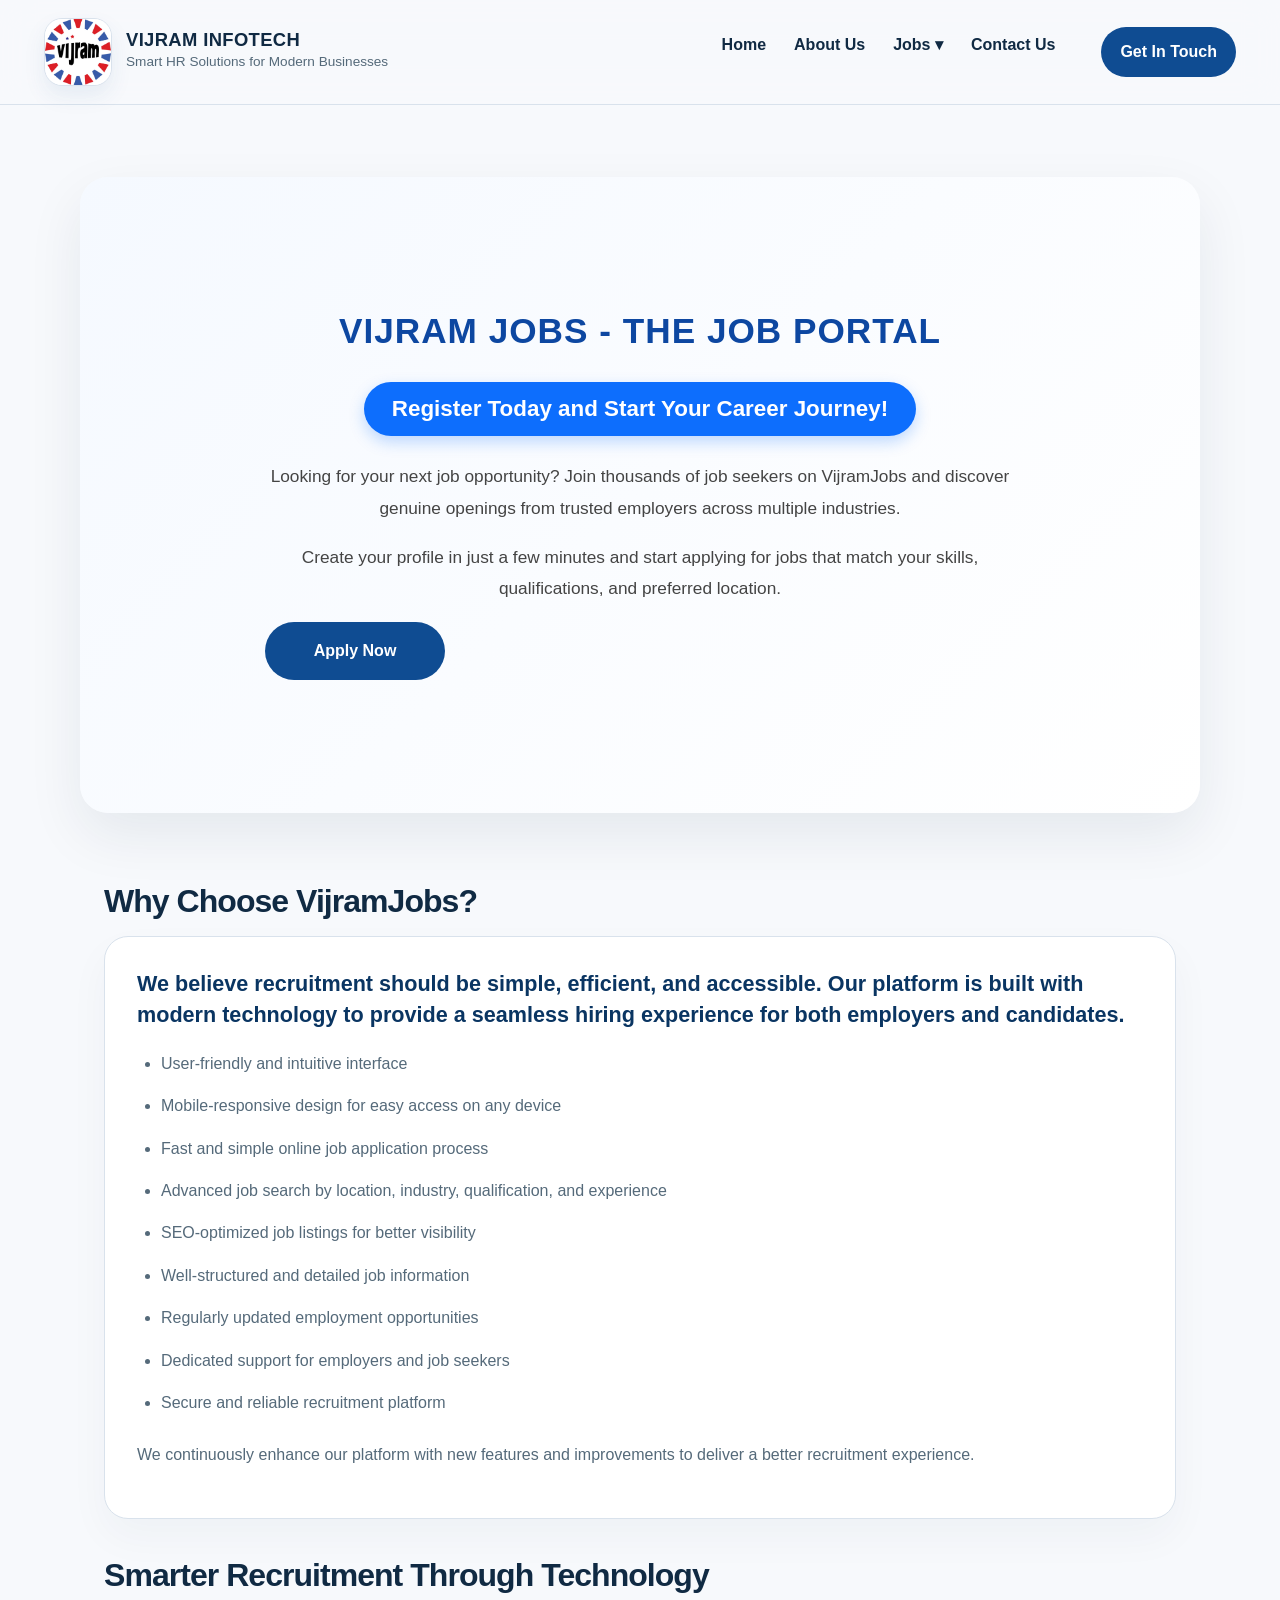
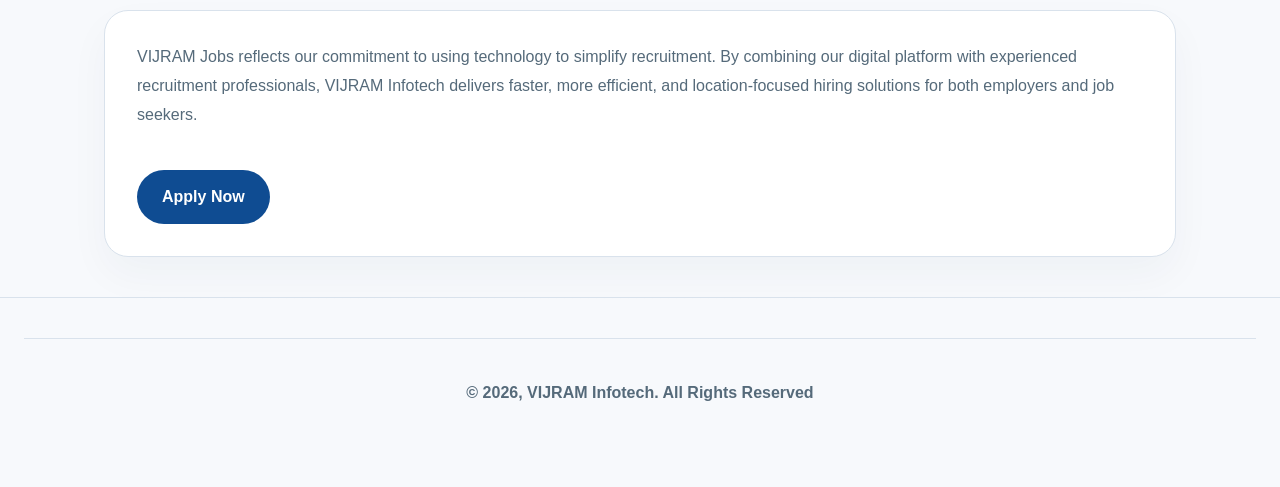
<file: vijramjobs.html>
<!DOCTYPE html>
<html lang="en">

<head>
    <meta charset="UTF-8">
    <meta name="viewport" content="width=device-width, initial-scale=1.0">
    <meta name="description" content="Vijram Infotech - Smart HR Solutions for Modern Businesses">
    <meta name="keywords" content="vijram, hr services, recruitment, staffing, payroll">
    <meta name="author" content="Vijram Infotech">
    <meta property="og:title" content="Vijram Infotech - Smart HR Solutions for Modern Businesses">
    <meta property="og:description" content="Vijram Infotech - Smart HR Solutions for Modern Businesses">
    <meta property="og:url" content="https://vijraminfotech.in/">
    <link rel="canonical" href="https://vijraminfotech.in/vijramjobs.html">

    <title>Vijram Jobs - Vijram Infotech</title>

    <!-- Stylesheets -->
    <link rel="stylesheet" href="assets/css/global.css">
    <link rel="stylesheet" href="assets/css/header.css">
    <link rel="stylesheet" href="assets/css/footer.css">
    <link rel="stylesheet" href="assets/css/vijramjobs.css">

    <!-- Favicons -->
    <link rel="icon" type="image/png" href="assets/images/VIJRAM-LOGO.png" sizes="32x32">
    <link rel="apple-touch-icon" href="assets/images/VIJRAM-LOGO.png" sizes="180x180">
</head>

<body>
    <a href="#main-content" class="skip-link">Skip to main content</a>

    <header id="header"></header>

    <main id="main-content">

        <section class="web-showcase">
            <div class="web-content">
                <h2>VIJRAM Jobs - The Job Portal</h2>
                <h3>Register Today and Start Your Career Journey!</h3>
                <p>
                    Looking for your next job opportunity? Join thousands of job seekers on VijramJobs and discover
                    genuine openings from trusted employers across multiple industries.
                </p>
                <p>Create your profile in just a few minutes and start applying for jobs that match your skills,
                    qualifications, and preferred location.</p>
                <div class="web-buttons">
                    <a href="https:www.vijramjobs.in" target="_blank" rel="noopener noreferrer"
                        class="btn-primary">Apply Now</a>
                </div>
            </div>
        </section>
        <section class="Registration">
            <h1>Why Choose VijramJobs?</h1>
            <div class="service">
                <h2>We believe recruitment should be simple, efficient, and accessible. Our platform is built with
                    modern technology to provide a seamless hiring experience for both employers and candidates.</h2>
                <div class="items">
                    <ul>
                        <li>User-friendly and intuitive interface</li>
                        <li>Mobile-responsive design for easy access on any device</li>
                        <li>Fast and simple online job application process</li>
                        <li>Advanced job search by location, industry, qualification, and experience</li>
                        <li>SEO-optimized job listings for better visibility</li>
                        <li>Well-structured and detailed job information</li>
                        <li>Regularly updated employment opportunities</li>
                        <li>Dedicated support for employers and job seekers</li>
                        <li>Secure and reliable recruitment platform</li>
                    </ul>
                </div>
                <p>
                    We continuously enhance our platform with new features and improvements to deliver a better
                    recruitment experience.
                </p>
            </div>
        </section>

        <section class="container">
            <h1>Smarter Recruitment Through Technology</h1>
            <div class="service">
                <p>
                    VIJRAM Jobs reflects our commitment to using technology to simplify recruitment. By
                    combining our digital platform with experienced recruitment professionals, VIJRAM Infotech
                    delivers faster, more efficient, and location-focused hiring solutions for both employers and
                    job seekers.
                </p>
                <a href="https:www.vijramjobs.in" target="_blank"
                    rel="noopener noreferrer" class="btn-primary">Apply Now</a>
            </div>
        </section>
    </main>

    <footer id="footer" class="site-footer"></footer>

    <script src="assets/js/global.js" defer></script>
</body>

</html>
</file>
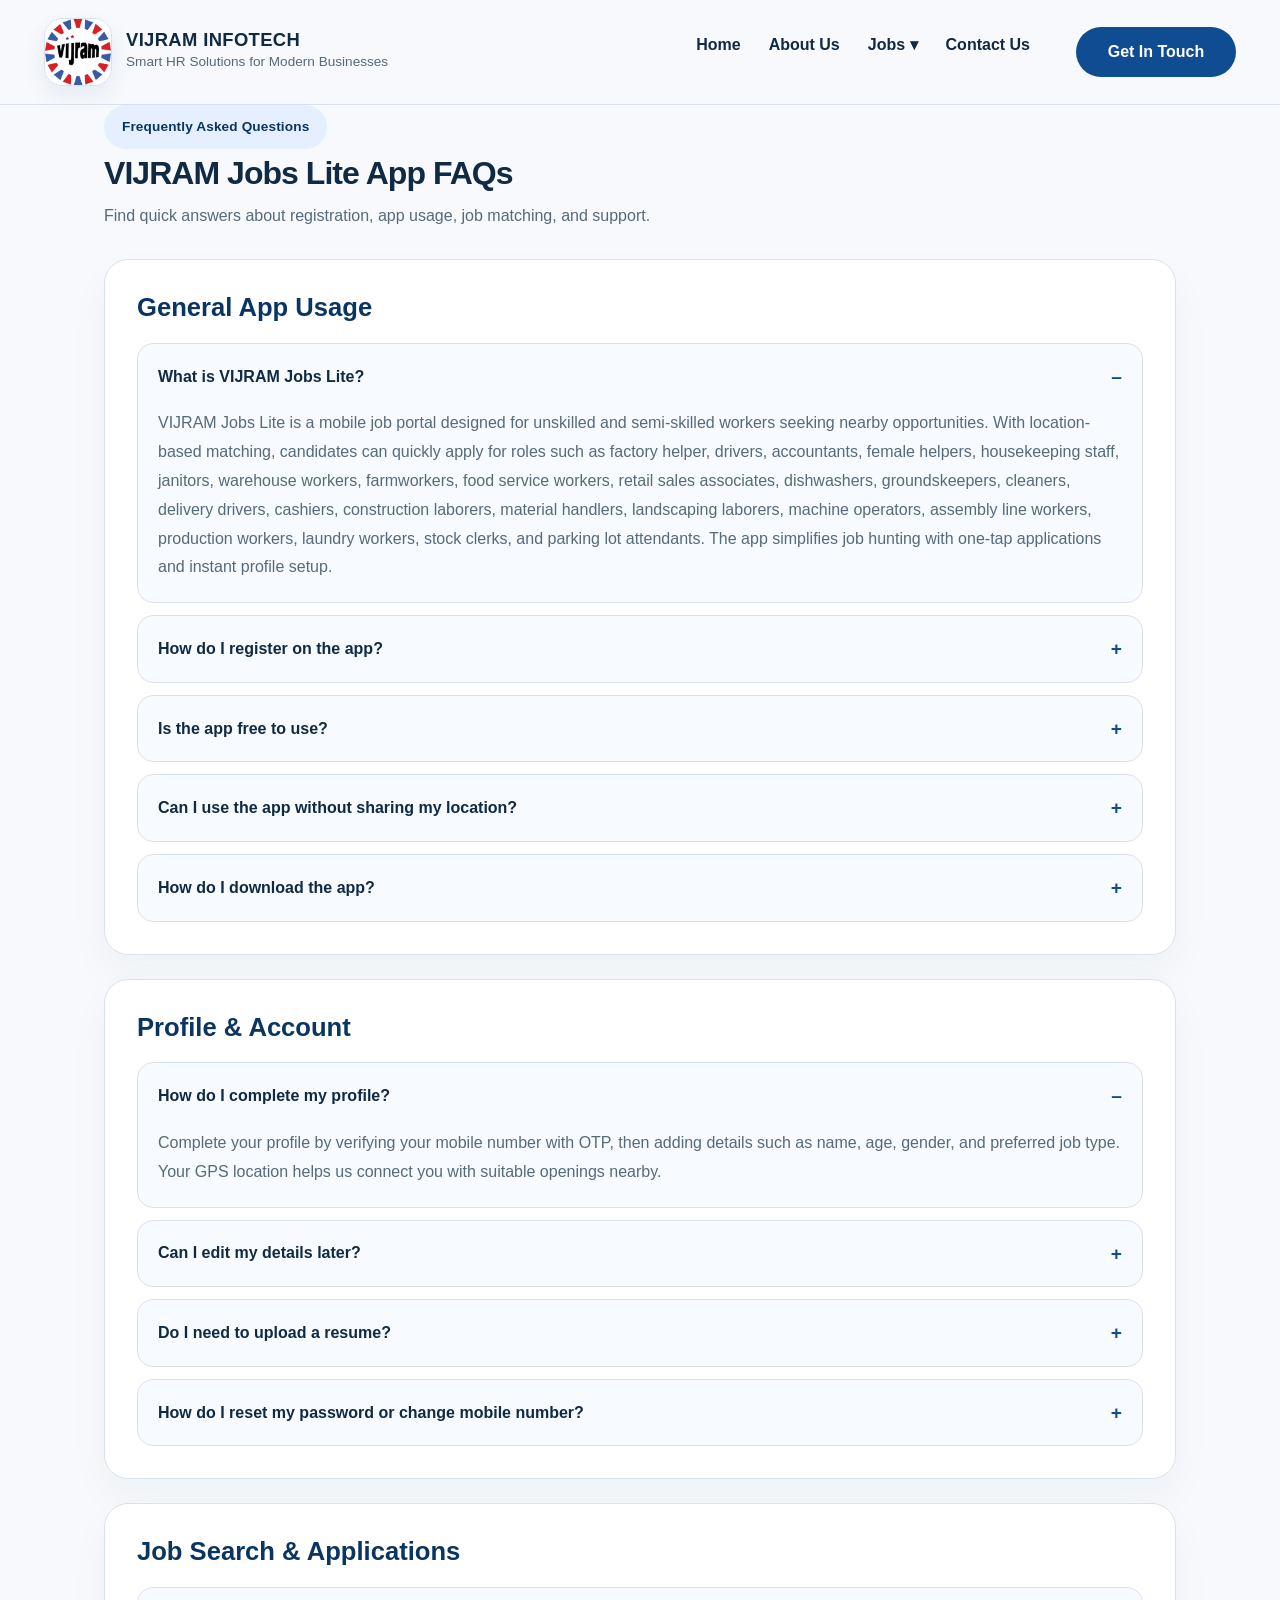
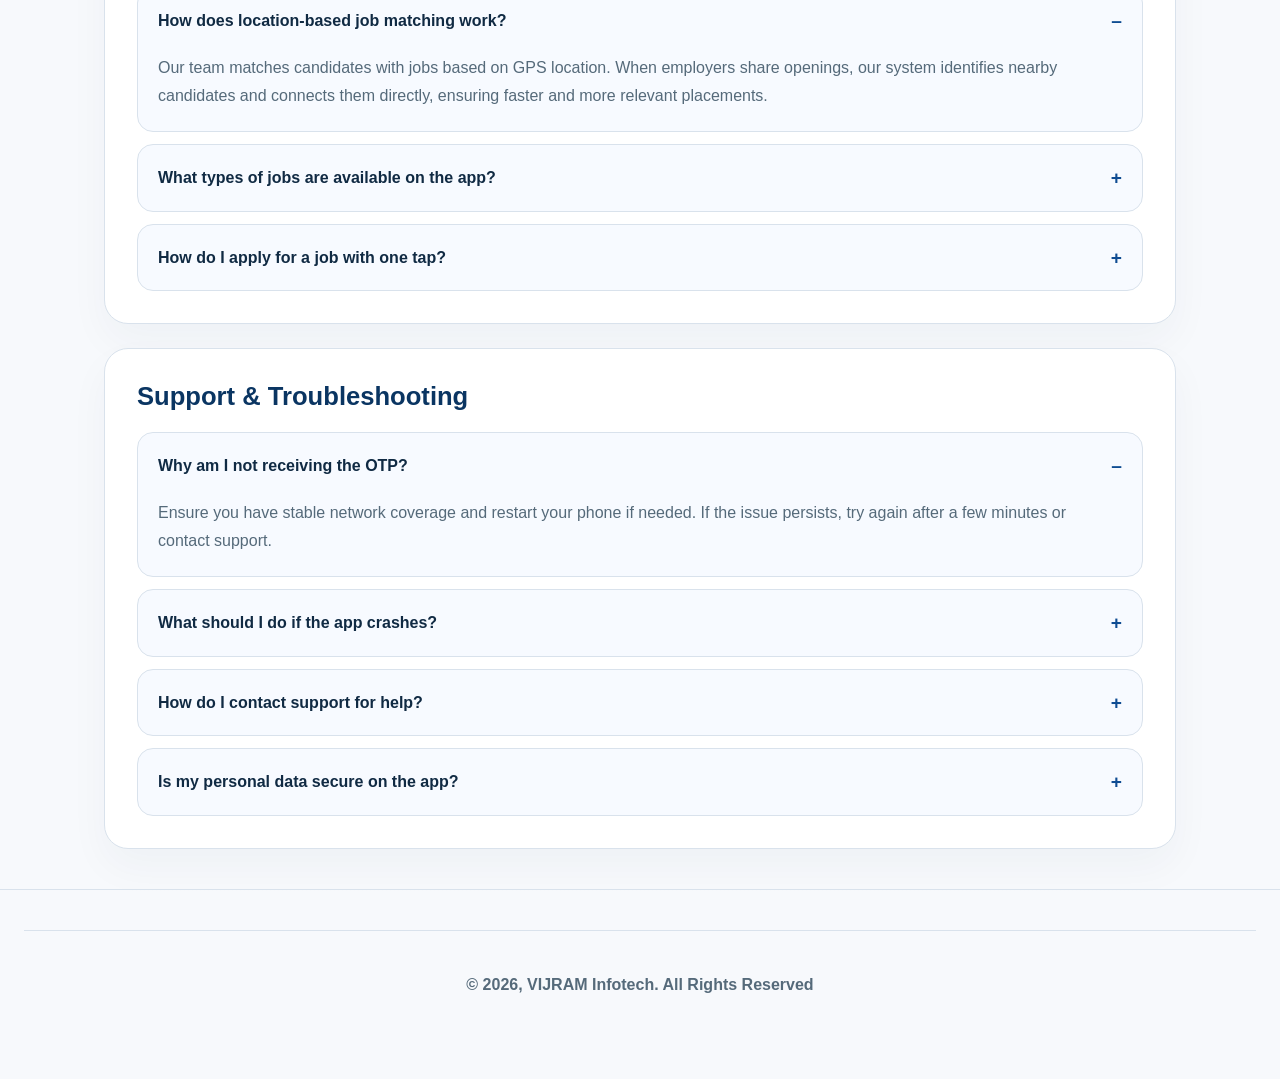
<file: vijramjobslite-faq.html>
<!DOCTYPE html>
<html lang="en">

<head>
    <meta charset="UTF-8">
    <meta name="viewport" content="width=device-width, initial-scale=1.0">
    <meta name="description" content="Vijram Infotech - Smart HR Solutions for Modern Businesses">
    <meta name="keywords" content="vijram, hr services, recruitment, staffing, payroll">
    <meta name="author" content="Vijram Infotech">
    <meta property="og:title" content="Vijram Infotech - Smart HR Solutions for Modern Businesses">
    <meta property="og:description" content="Vijram Infotech - Smart HR Solutions for Modern Businesses">
    <meta property="og:url" content="https://vijraminfotech.in/">
    <link rel="canonical" href="https://vijraminfotech.in/vijramjobslite-faq.html">

    <title>Vijram Jobs Lite - Vijram Infotech</title>

    <!-- Stylesheets -->
    <link rel="stylesheet" href="assets/css/global.css">
    <link rel="stylesheet" href="assets/css/header.css">
    <link rel="stylesheet" href="assets/css/footer.css">
    <link rel="stylesheet" href="assets/css/vijramjobslite.css">

    <!-- Favicons -->
    <link rel="icon" type="image/png" href="assets/images/VIJRAM-LOGO.png" sizes="32x32">
    <link rel="apple-touch-icon" href="assets/images/VIJRAM-LOGO.png" sizes="180x180">
</head>

<body>
    <a href="#main-content" class="skip-link">Skip to main content</a>

    <header id="header"></header>

    <main id="main-content">

         <section class="faq-section">
            <div class="faq-intro">
                <span class="app-badge">Frequently Asked Questions</span>
                <h1>VIJRAM Jobs Lite App FAQs</h1>
                <p>Find quick answers about registration, app usage, job matching, and support.</p>
            </div>

            <div class="faq-groups">
                <div class="faq-group">
                    <h2>General App Usage</h2>

                    <details class="faq-item" open>
                        <summary>What is VIJRAM Jobs Lite?</summary>
                        <div class="faq-answer">
                            <p>VIJRAM Jobs Lite is a mobile job portal designed for unskilled and semi-skilled workers seeking nearby opportunities. With location-based matching, candidates can quickly apply for roles such as factory helper, drivers, accountants, female helpers, housekeeping staff, janitors, warehouse workers, farmworkers, food service workers, retail sales associates, dishwashers, groundskeepers, cleaners, delivery drivers, cashiers, construction laborers, material handlers, landscaping laborers, machine operators, assembly line workers, production workers, laundry workers, stock clerks, and parking lot attendants. The app simplifies job hunting with one-tap applications and instant profile setup.</p>
                        </div>
                    </details>

                    <details class="faq-item">
                        <summary>How do I register on the app?</summary>
                        <div class="faq-answer">
                            <p>Registration is quick and simple. Enter your mobile number, verify with OTP, and complete your profile with basic details like name, age, and gender. Sharing your location helps us match you with jobs near your area.</p>
                        </div>
                    </details>

                    <details class="faq-item">
                        <summary>Is the app free to use?</summary>
                        <div class="faq-answer">
                            <p>Yes, VIJRAM Jobs Lite is completely free. There are no charges for registration, applying to jobs, or using any of the app’s features.</p>
                        </div>
                    </details>

                    <details class="faq-item">
                        <summary>Can I use the app without sharing my location?</summary>
                        <div class="faq-answer">
                            <p>No. Location sharing is essential for matching candidates with nearby job openings. It ensures you only receive relevant opportunities close to your work or residence.</p>
                        </div>
                    </details>

                    <details class="faq-item">
                        <summary>How do I download the app?</summary>
                        <div class="faq-answer">
                            <p>You can download VIJRAM Jobs Lite directly from the Google Play Store. Search for “VIJRAM Jobs Lite” and tap Install. Once installed, open the app, register with your mobile number, and start applying for jobs instantly.</p>
                        </div>
                    </details>
                </div>

                <div class="faq-group">
                    <h2>Profile &amp; Account</h2>

                    <details class="faq-item" open>
                        <summary>How do I complete my profile?</summary>
                        <div class="faq-answer">
                            <p>Complete your profile by verifying your mobile number with OTP, then adding details such as name, age, gender, and preferred job type. Your GPS location helps us connect you with suitable openings nearby.</p>
                        </div>
                    </details>

                    <details class="faq-item">
                        <summary>Can I edit my details later?</summary>
                        <div class="faq-answer">
                            <p>Currently, profile details cannot be edited after submission. You may reapply after 60 days to refresh your information and move your application to the top of our database.</p>
                        </div>
                    </details>

                    <details class="faq-item">
                        <summary>Do I need to upload a resume?</summary>
                        <div class="faq-answer">
                            <p>No resume is required for most unskilled and semi-skilled roles. Basic profile information is sufficient. If needed, our team may request a resume later for specific job categories.</p>
                        </div>
                    </details>

                    <details class="faq-item">
                        <summary>How do I reset my password or change mobile number?</summary>
                        <div class="faq-answer">
                            <p>The app does not use passwords. You can reapply using your mobile number and OTP verification. Reapplying after 60 days refreshes your profile and improves visibility in our system.</p>
                        </div>
                    </details>
                </div>

                <div class="faq-group">
                    <h2>Job Search &amp; Applications</h2>

                    <details class="faq-item" open>
                        <summary>How does location-based job matching work?</summary>
                        <div class="faq-answer">
                            <p>Our team matches candidates with jobs based on GPS location. When employers share openings, our system identifies nearby candidates and connects them directly, ensuring faster and more relevant placements.</p>
                        </div>
                    </details>

                    <details class="faq-item">
                        <summary>What types of jobs are available on the app?</summary>
                        <div class="faq-answer">
                            <p>VIJRAM Jobs Lite does not display job listings directly. Instead, candidates looking for unskilled and semi-skilled jobs can register by selecting their preferred job type. Our system then matches profiles with openings shared by employers near their location. Job categories include factory helpers, drivers, accountants, female helpers, housekeeping staff, janitors, warehouse workers, farmworkers, food service workers, retail sales associates, dishwashers, groundskeepers, cleaners, delivery drivers, cashiers, construction laborers, material handlers, landscaping laborers, machine operators, assembly line workers, production workers, laundry workers, stock clerks, and parking lot attendants.</p>
                        </div>
                    </details>

                    <details class="faq-item">
                        <summary>How do I apply for a job with one tap?</summary>
                        <div class="faq-answer">
                            <p>Once your profile is complete, you can apply instantly with a single tap. Your application is saved in our database and matched with nearby openings by our back-office team.</p>
                        </div>
                    </details>
                </div>

                <div class="faq-group">
                    <h2>Support &amp; Troubleshooting</h2>

                    <details class="faq-item" open>
                        <summary>Why am I not receiving the OTP?</summary>
                        <div class="faq-answer">
                            <p>Ensure you have stable network coverage and restart your phone if needed. If the issue persists, try again after a few minutes or contact support.</p>
                        </div>
                    </details>

                    <details class="faq-item">
                        <summary>What should I do if the app crashes?</summary>
                        <div class="faq-answer">
                            <p>If the app crashes, note the steps that caused the issue and report them to us at vijram.infotech@gmail.com so our team can assist you.</p>
                        </div>
                    </details>

                    <details class="faq-item">
                        <summary>How do I contact support for help?</summary>
                        <div class="faq-answer">
                            <p>You can reach our support team by emailing vijram.infotech@gmail.com. We’ll respond promptly to resolve your queries.</p>
                        </div>
                    </details>

                    <details class="faq-item">
                        <summary>Is my personal data secure on the app?</summary>
                        <div class="faq-answer">
                            <p>Yes. Your personal data is stored securely and used only for job matching purposes. We follow strict privacy practices to protect candidate information.</p>
                        </div>
                    </details>
                </div>
            </div>
        </section>

    </main>

    <footer id="footer" class="site-footer"></footer>

    <script src="assets/js/global.js" defer></script>
</body>

</html>
</file>
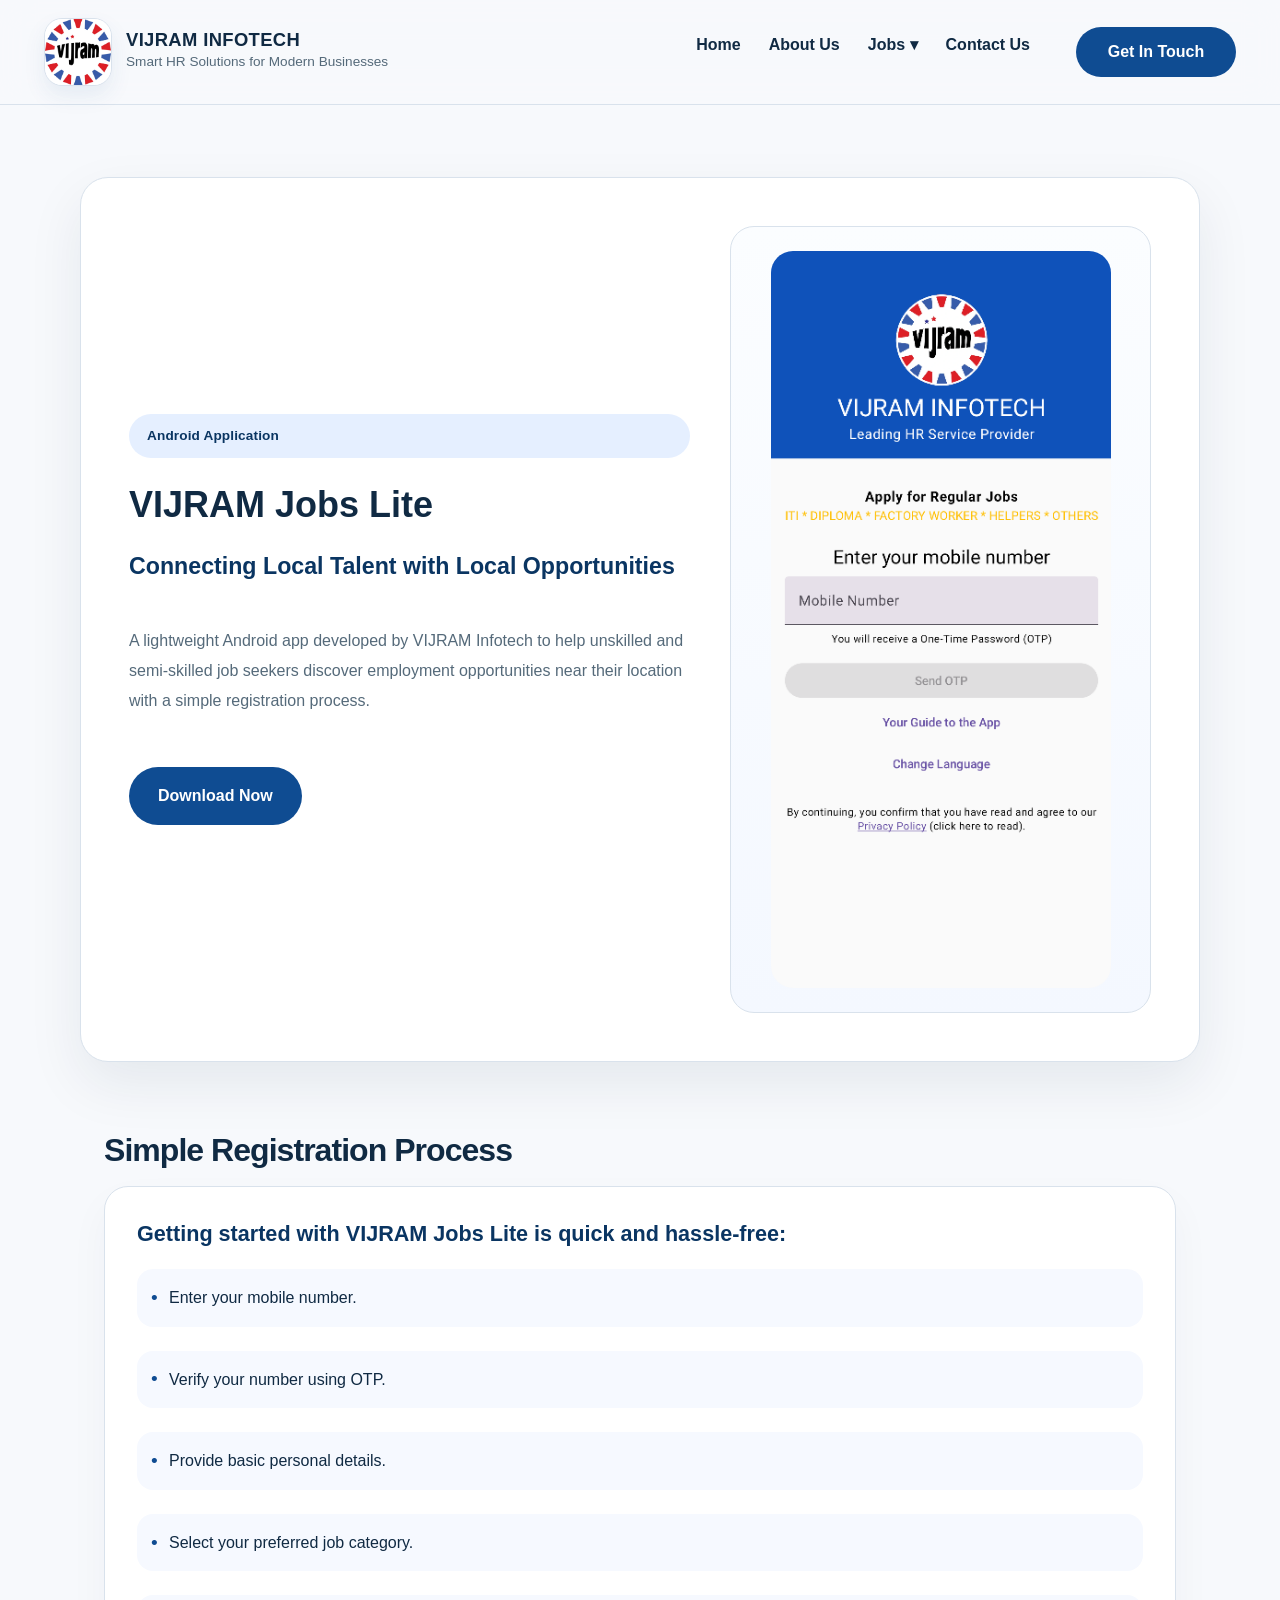
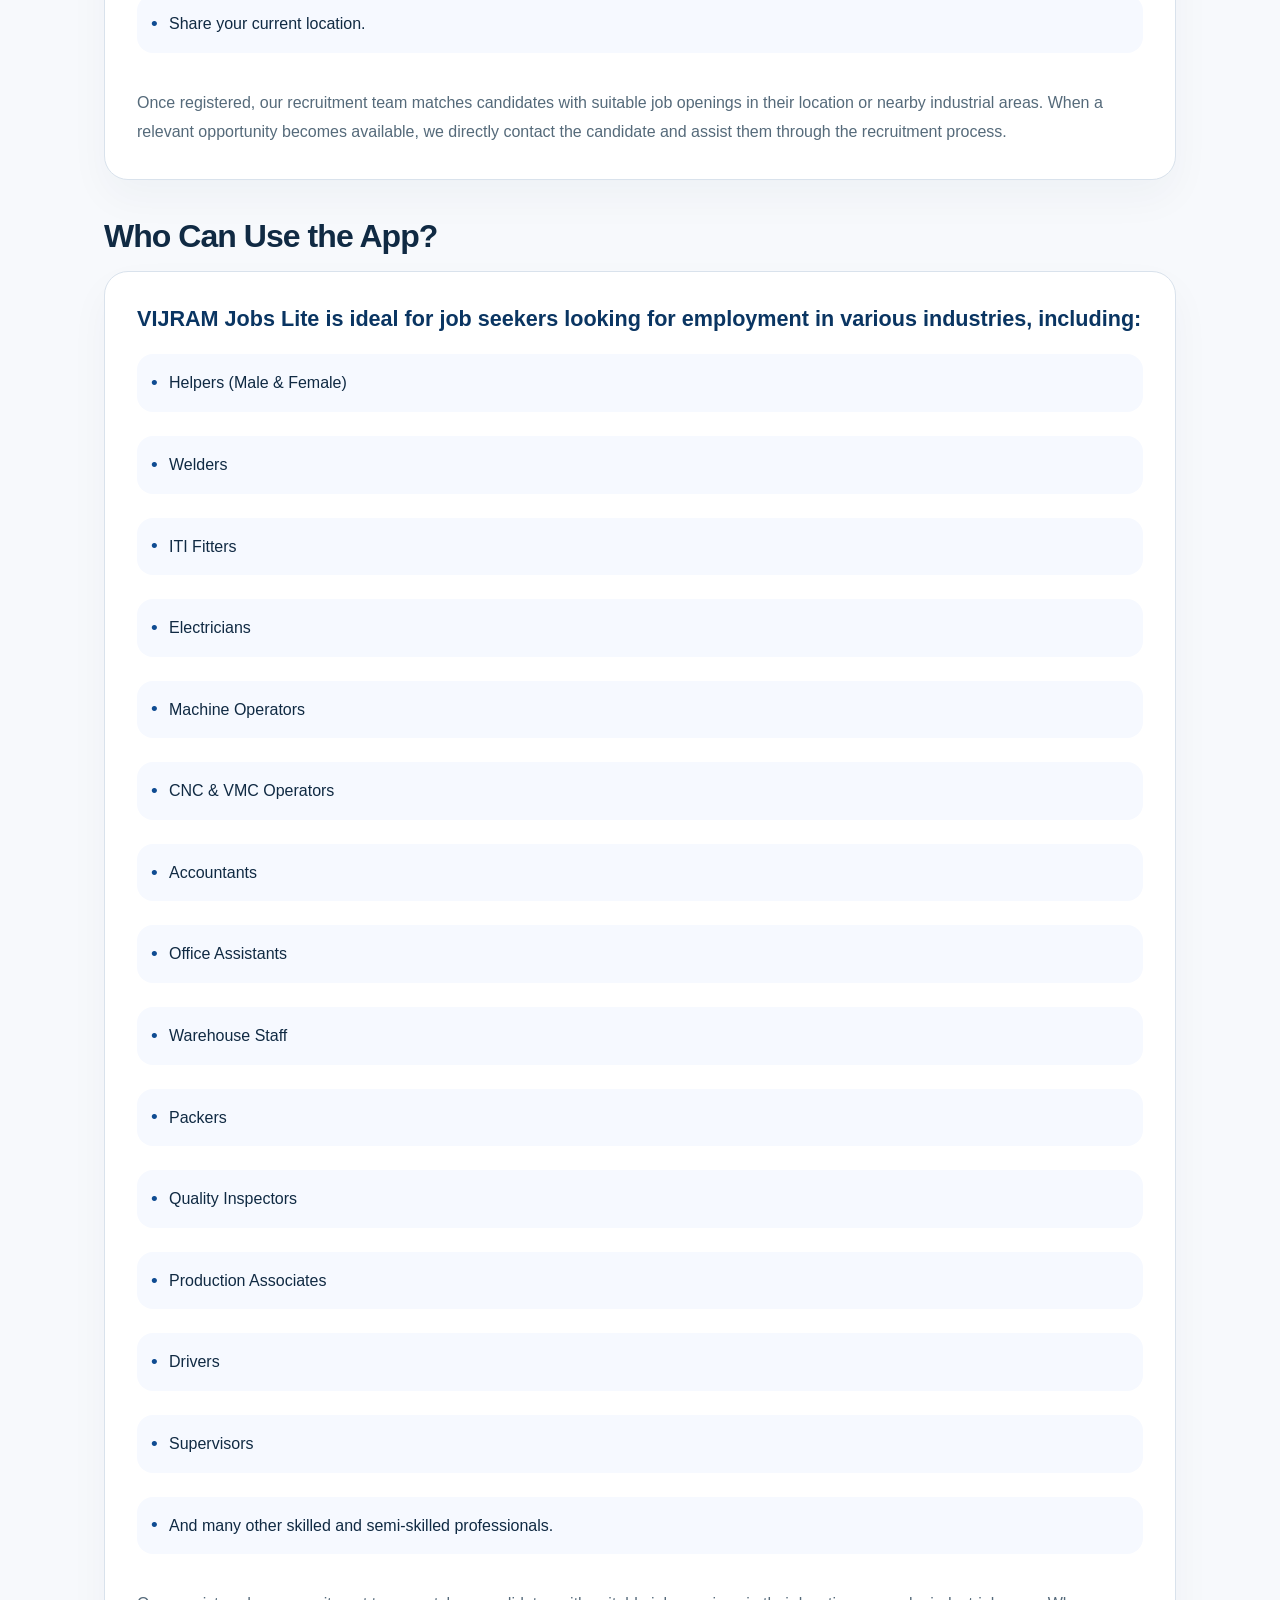
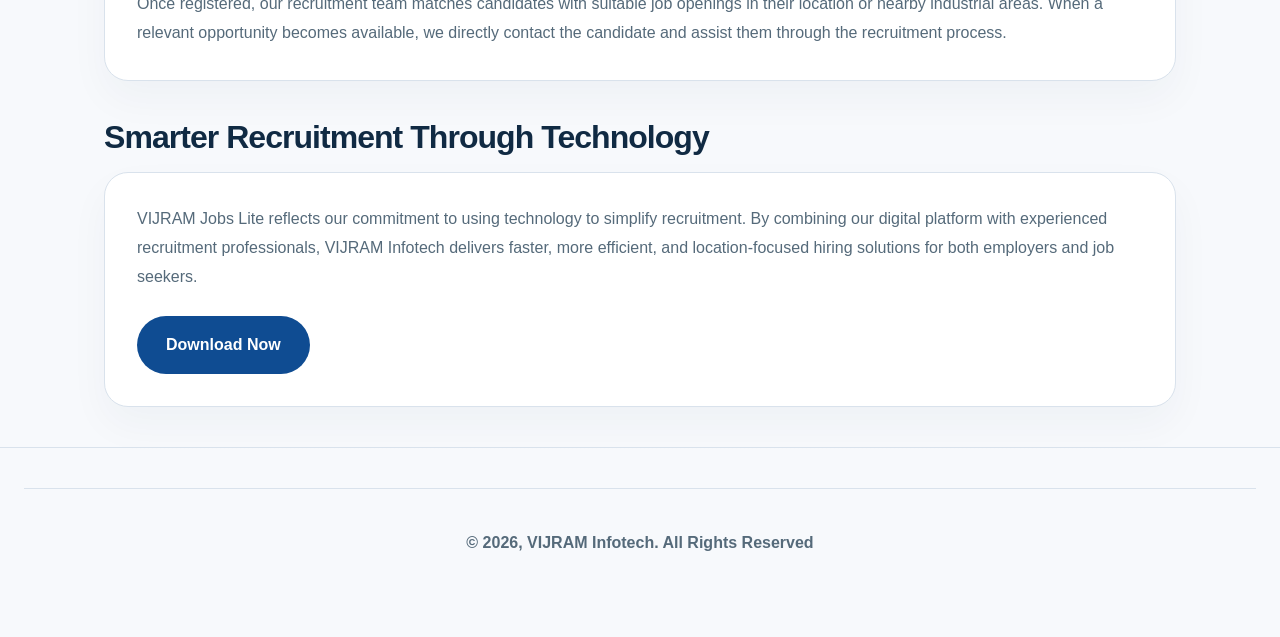
<file: vijramjobslite.html>
<!DOCTYPE html>
<html lang="en">

<head>
    <meta charset="UTF-8">
    <meta name="viewport" content="width=device-width, initial-scale=1.0">
    <meta name="description" content="Vijram Infotech - Smart HR Solutions for Modern Businesses">
    <meta name="keywords" content="vijram, hr services, recruitment, staffing, payroll">
    <meta name="author" content="Vijram Infotech">
    <meta property="og:title" content="Vijram Infotech - Smart HR Solutions for Modern Businesses">
    <meta property="og:description" content="Vijram Infotech - Smart HR Solutions for Modern Businesses">
    <meta property="og:url" content="https://vijraminfotech.in/">
    <link rel="canonical" href="https://vijraminfotech.in/vijramjobslite.html">

    <title>Vijram Jobs Lite - Vijram Infotech</title>

    <!-- Stylesheets -->
    <link rel="stylesheet" href="assets/css/global.css">
    <link rel="stylesheet" href="assets/css/header.css">
    <link rel="stylesheet" href="assets/css/footer.css">
    <link rel="stylesheet" href="assets/css/vijramjobslite.css">

    <!-- Favicons -->
    <link rel="icon" type="image/png" href="assets/images/VIJRAM-LOGO.png" sizes="32x32">
    <link rel="apple-touch-icon" href="assets/images/VIJRAM-LOGO.png" sizes="180x180">
</head>

<body>
    <a href="#main-content" class="skip-link">Skip to main content</a>

    <header id="header"></header>

    <main id="main-content">

        <section class="app-showcase">
            <div class="app-content">
                <span class="app-badge">Android Application</span>
                <h2>VIJRAM Jobs Lite</h2>
                <h3>Connecting Local Talent with Local Opportunities</h3>
                <p>
                    A lightweight Android app developed by VIJRAM Infotech to help
                    unskilled and semi-skilled job seekers discover employment
                    opportunities near their location with a simple registration
                    process.
                </p>
                <div class="app-buttons">
                    <a href="https://play.google.com/store/apps/details?id=com.vijraminfotech.jobportal" target="_blank"
                        rel="noopener noreferrer" class="btn-primary">Download Now</a>
                </div>
            </div>
            <div class="app-image">
                <img src="assets/images/MAIN-SCREEN.png" alt="VIJRAM Jobs Lite Mobile App">
            </div>
        </section>
        <section class="Registration">
            <h1>Simple Registration Process</h1>
            <div class="service">
                <h2>Getting started with VIJRAM Jobs Lite is quick and hassle-free:</h2>
                <div class="items">
                    <ol class="registration-steps">
                        <li>Enter your mobile number.</li>
                        <li>Verify your number using OTP.</li>
                        <li>Provide basic personal details.</li>
                        <li>Select your preferred job category.</li>
                        <li>Share your current location.</li>
                    </ol>
                </div>
                <p>
                    Once registered, our recruitment team matches candidates with suitable job openings in their
                    location or nearby industrial areas. When a relevant opportunity becomes available, we directly
                    contact the candidate and assist them through the recruitment process.
                </p>
            </div>
        </section>
        <section class="Registration">
            <h1>Who Can Use the App?</h1>
            <div class="service">
                <h2>VIJRAM Jobs Lite is ideal for job seekers looking for employment in various industries,
                    including:</h2>
                <div class="items">
                    <ul class="job-categories">
                        <li>Helpers (Male &amp; Female)</li>
                        <li>Welders</li>
                        <li>ITI Fitters</li>
                        <li>Electricians</li>
                        <li>Machine Operators</li>
                        <li>CNC &amp; VMC Operators</li>
                        <li>Accountants</li>
                        <li>Office Assistants</li>
                        <li>Warehouse Staff</li>
                        <li>Packers</li>
                        <li>Quality Inspectors</li>
                        <li>Production Associates</li>
                        <li>Drivers</li>
                        <li>Supervisors</li>
                        <li>And many other skilled and semi-skilled professionals.</li>
                    </ul>
                </div>
                <p>
                    Once registered, our recruitment team matches candidates with suitable job openings in their
                    location or nearby industrial areas. When a relevant opportunity becomes available, we directly
                    contact the candidate and assist them through the recruitment process.
                </p>
            </div>
        </section>
        <section class="container">
            <h1>Smarter Recruitment Through Technology</h1>
            <div class="service">
                <p>
                    VIJRAM Jobs Lite reflects our commitment to using technology to simplify recruitment. By
                    combining our digital platform with experienced recruitment professionals, VIJRAM Infotech
                    delivers faster, more efficient, and location-focused hiring solutions for both employers and
                    job seekers.
                </p>
                <a href="https://play.google.com/store/apps/details?id=com.vijraminfotech.jobportal" target="_blank"
                    rel="noopener noreferrer" class="btn-primary">Download Now</a>
            </div>
        </section>
    </main>

    <footer id="footer" class="site-footer"></footer>

    <script src="assets/js/global.js" defer></script>
</body>

</html>
</file>
<file: assets/css/header.css>
/* ================================
   HEADER / NAVBAR
   ================================ */
.navbar {
    display: flex;
    justify-content: space-between;
    align-items: center;
    gap: var(--spacing-lg);
    background-color: transparent;
    padding: var(--spacing-md) var(--spacing-xl);
    color: var(--color-text);
    position: sticky;
    top: 0;
    z-index: 50;
    backdrop-filter: blur(16px);
    background: rgba(247, 249, 252, 0.88);
    border-bottom: 1px solid var(--color-border);
}

/* Navigation container */
nav {
    flex: 1;
    display: flex;
    justify-content: flex-end;
    align-items: center;
    gap: var(--spacing-lg);
}

/* Navigation links */
.nav-links {
    list-style: none;
    display: flex;
    gap: var(--spacing-lg);
    margin: 0;
    padding: 0;
    align-items: center;
}

.nav-links li {
    display: flex;
    align-items: center;
}

.nav-links a {
    text-decoration: none;
    color: var(--color-text);
    font-weight: 600;
    padding: var(--spacing-sm) 0;
    border-bottom: 2px solid transparent;
    transition: color var(--transition-speed), border-bottom var(--transition-speed);
}

.nav-links a:hover,
.nav-links a:focus {
    color: var(--color-primary);
    border-bottom-color: var(--color-primary);
}

/* Logo Container */
.logo {
    display: flex;
    align-items: center;
    gap: 14px;
}

/* Clickable Logo */
.logo-link {
    display: flex;
    align-items: center;
    gap: 14px;
    text-decoration: none;
    color: inherit;
}

/* Logo Image */
.logo img {
    width: 68px;
    height: 68px;
    object-fit: cover;
    border-radius: 18px;
    background-color: #fff;
    border: 1px solid var(--color-border);
    box-shadow: 0 10px 22px rgba(15, 76, 146, 0.08);
}

/* Text Container */
.logo-text {
    display: flex;
    flex-direction: column;
}

.logo-text h1 {
    margin: 0;
    font-size: 1.15rem;
    letter-spacing: 0.02em;
    color: var(--color-text);
}

.logo-text span {
    display: block;
    font-size: 0.85rem;
    color: var(--color-muted);
}

.dropdown {
    position: relative;
    list-style: none;
}

.dropdown-menu {
    display: none;
    position: absolute;
    top: 100%;
    left: 0;
    min-width: 200px;
    background: var(--color-surface);
    border: 1px solid var(--color-border);
    box-shadow: 0 14px 32px rgba(16, 42, 67, 0.08);
    padding: 8px 0;
    margin: 0;
    list-style: none;
    z-index: 1000;
    border-radius: 16px;
}

.dropdown-menu li a {
    display: block;
    padding: 12px 18px;
    text-decoration: none;
    color: var(--color-text);
}

.dropdown-menu li a:hover {
    background: var(--color-primary-soft);
}

.dropdown:hover .dropdown-menu {
    display: block;
}

/* Hamburger Menu */
.menu-toggle {
    display: none;
    background: none;
    border: none;
    color: var(--color-text);
    font-size: 1.5rem;
    cursor: pointer;
    padding: 0;
    width: 42px;
    height: 42px;
    align-items: center;
    justify-content: center;
    z-index: 102;
    transition: all var(--transition-speed);
    margin-left: auto;
}

.menu-toggle:hover,
.menu-toggle:focus {
    transform: scale(1.05);
    outline: 2px solid var(--color-primary);
    outline-offset: 2px;
}

.menu-toggle span {
    display: block;
    width: 26px;
    height: 3px;
    background-color: var(--color-text);
    margin: 5px 0;
    border-radius: 999px;
    transition: all var(--transition-speed);
}

.menu-toggle.active span:nth-child(1) {
    transform: rotate(45deg) translate(4px, 4px);
}

.menu-toggle.active span:nth-child(2) {
    opacity: 0;
}

.menu-toggle.active span:nth-child(3) {
    transform: rotate(-45deg) translate(4px, -4px);
}

/* Navbar button */
.navbar .btn-primary {
    margin-left: var(--spacing-md);
    background-color: var(--color-primary);
    color: #fff;
    padding: var(--spacing-sm) var(--spacing-md);
    border-radius: 999px;
    text-decoration: none;
    font-weight: 700;
    transition: color var(--transition-speed), background-color var(--transition-speed),
        transform var(--transition-speed);
    flex: 0 1 auto;
}

.navbar .btn-primary:hover,
.navbar .btn-primary:focus {
    background-color: var(--color-primary-dark);
    transform: translateY(-1px);
}

/* ================================
   RESPONSIVE DESIGN
   ================================ */

/* Tablet (768px and below) */
@media (max-width: 768px) {
    .navbar {
        flex-wrap: wrap;
        padding: var(--spacing-md) var(--spacing-lg);
        justify-content: space-between;
        gap: var(--spacing-md);
    }

    .menu-toggle {
        display: flex;
    }

    nav {
        width: 100%;
        order: 3;
        flex: 1 1 100%;
        justify-content: center;
        gap: var(--spacing-md);
        margin-top: var(--spacing-sm);
        max-height: 500px;
        overflow-y: auto;
        transition: all var(--transition-speed);
    }

    .nav-links {
        gap: var(--spacing-md);
        justify-content: center;
        flex-direction: column;
        width: 100%;
    }

    .nav-links li {
        text-align: center;
    }

    .nav-links a {
        font-size: 0.9rem;
        display: block;
        padding: var(--spacing-sm);
    }

    .btn-primary {
        order: 2;
        flex: 0 1 auto;
    }
}

/* Mobile (576px and below) */
@media (max-width: 576px) {
    .navbar {
        padding: var(--spacing-sm) var(--spacing-md);
        gap: var(--spacing-sm);
    }

    .logo {
        font-size: 1.1em;
        order: 1;
    }

    .logo .subtitle {
        font-size: 0.5em;
    }

    .menu-toggle {
        display: block;
        order: 2;
    }

    nav {
        display: none;
        width: calc(100% + var(--spacing-lg));
        margin: 0 -var(--spacing-md);
        padding: var(--spacing-md);
        order: 3;
        flex: 1 1 100%;
        background: var(--color-surface);
        border: 1px solid var(--color-border);
        border-radius: 18px;
        box-shadow: 0 16px 40px rgba(16, 42, 67, 0.1);
        gap: var(--spacing-sm);
        margin-top: var(--spacing-sm);
        max-height: 500px;
        overflow-y: auto;
        transition: all var(--transition-speed);
    }

    nav.active {
        display: block;
    }

    .nav-links {
        gap: var(--spacing-sm);
        flex-direction: column;
        width: 100%;
        display: flex;
        align-items: stretch;
    }

    .nav-links li {
        text-align: left;
        width: 100%;
    }

    .nav-links a,
    .dropdown-toggle {
        font-size: 0.9rem;
        padding: 0.8rem 0.95rem;
        border-radius: 12px;
        display: block;
        color: var(--color-text);
        background: transparent;
        border: 1px solid transparent;
    }

    .nav-links a:hover,
    .nav-links a:focus,
    .dropdown-toggle:hover,
    .dropdown-toggle:focus {
        background: var(--color-primary-soft);
        color: var(--color-primary-dark);
        border-color: var(--color-border);
    }

    .dropdown {
        width: 100%;
    }

    .dropdown-menu {
        display: none;
        position: static;
        width: 100%;
        margin-top: 0.5rem;
        padding: 0.4rem 0;
        border-radius: 12px;
        background: #f8fbff;
        border: 1px solid var(--color-border);
        box-shadow: none;
    }

    .dropdown.open .dropdown-menu {
        display: block;
    }

    .dropdown-menu li a {
        padding: 0.7rem 0.95rem;
        color: var(--color-text);
    }

    .btn-primary {
        order: 3;
        padding: var(--spacing-xs) var(--spacing-md);
        font-size: 0.85rem;
        width: 100%;
        text-align: center;
        margin-top: var(--spacing-sm);
    }
}
</file>
<file: assets/css/global.css>
﻿/* ================================
   GLOBAL STYLES & VARIABLES
   ================================ */
:root {
    --color-bg: #f7f9fc;
    --color-surface: #ffffff;
    --color-primary: #0f4c92;
    --color-primary-soft: #e5efff;
    --color-primary-dark: #0a3562;
    --color-text: #102a43;
    --color-muted: #556a7a;
    --color-border: #d9e2ec;
    --color-shadow: rgba(16, 42, 67, 0.08);
    --spacing-xs: 4px;
    --spacing-sm: 10px;
    --spacing-md: 18px;
    --spacing-lg: 28px;
    --spacing-xl: 44px;
    --max-width: 1120px;
    --transition-speed: 0.25s ease;
}

* {
    margin: 0;
    padding: 0;
    box-sizing: border-box;
}

html {
    scroll-behavior: smooth;
}

body {
    min-height: 100vh;
    font-family: 'Segoe UI', Tahoma, Geneva, Verdana, sans-serif;
    font-size: 16px;
    line-height: 1.75;
    color: var(--color-text);
    background: var(--color-bg);
    display: flex;
    flex-direction: column;
}

main {
    flex: 1;
}

img,
picture,
svg,
video {
    max-width: 100%;
    display: block;
}

button,
a {
    transition: color var(--transition-speed), background-color var(--transition-speed), transform var(--transition-speed);
}

button,
a {
    font: inherit;
}

a {
    color: inherit;
    text-decoration: none;
}

a:hover,
a:focus {
    color: var(--color-primary);
}

ul,
ol {
    margin: 1rem 0;
    padding-left: 1.4rem;
}

li {
    margin-bottom: 0.75rem;
}

h1,
h2,
h3,
h4,
p {
    margin: 0;
}

h1 {
    font-size: clamp(2rem, 2.4vw, 2.6rem);
    line-height: 1.05;
    letter-spacing: -0.03em;
}

h2 {
    font-size: clamp(1.55rem, 2vw, 2rem);
    line-height: 1.2;
}

h3 {
    font-size: clamp(1.1rem, 1.4vw, 1.35rem);
    line-height: 1.35;
}

p {
    margin-bottom: 1.25rem;
    color: var(--color-muted);
}

.skip-link {
    position: absolute;
    top: -48px;
    left: 16px;
    background: var(--color-text);
    color: #fff;
    padding: 10px 16px;
    border-radius: 999px;
    z-index: 100;
}

.skip-link:focus {
    top: 16px;
}

.btn-primary,
.btn-secondary {
    display: inline-flex;
    align-items: center;
    justify-content: center;
    padding: 12px 24px;
    border-radius: 999px;
    font-weight: 700;
    border: 1px solid transparent;
    cursor: pointer;
    text-decoration: none;
}

.btn-primary {
    background: var(--color-primary);
    color: #fff;
}

.btn-primary:hover,
.btn-primary:focus {
    background: var(--color-primary-dark);
    transform: translateY(-1px);
}

.btn-secondary {
    background: transparent;
    color: var(--color-primary-dark);
    border-color: var(--color-border);
}

.btn-secondary:hover,
.btn-secondary:focus {
    background: var(--color-primary-soft);
}

.back-button {
    display: inline-flex;
    align-items: center;
    justify-content: center;
    width: auto;
    margin: var(--spacing-md) 0;
    margin-left: var(--spacing-md);
    padding: 12px 22px;
    background-color: var(--color-text);
    color: #fff;
    border-radius: 999px;
}

.back-button:hover,
.back-button:focus {
    background-color: var(--color-primary-dark);
    transform: translateY(-1px);
}

.container {
    width: min(100%, var(--max-width));
    margin: 0 auto;
}

.hero {
    max-width: var(--max-width);
    margin: 40px auto 24px;
    padding: 40px 32px;
    border-radius: 28px;
    background: linear-gradient(180deg, #ffffff 0%, #eef5ff 100%);
    border: 1px solid var(--color-border);
    box-shadow: 0 18px 44px var(--color-shadow);
}

.hero p {
    font-size: 1.05rem;
    color: var(--color-muted);
    max-width: 860px;
}

.chooseus,
.visionmission,
.about-us,
.contact-us,
.services {
    max-width: var(--max-width);
    margin: 0 auto 36px;
    padding: 0 24px;
}

.chooseus .container,
.visionmission .container,
.about-us .container,
.service,
.contact-us .address {
    background: var(--color-surface);
    border: 1px solid var(--color-border);
    border-radius: 28px;
    box-shadow: 0 18px 44px var(--color-shadow);
}

.chooseus .container,
.visionmission .container {
    padding: 32px;
}

.chooseus h2,
.visionmission h2,
.about-us h1,
.service h2,
.serviceitems h3,
.contact-us h1,
.address h3 {
    color: var(--color-text);
}

.chooseus h2,
.visionmission h2 {
    margin-bottom: 18px;
}

.chooseus p,
.visionmission p,
.about-us p,
.service p,
.serviceitems li,
.address p {
    color: var(--color-muted);
}

.strengths {
    margin-top: 24px;
}

.strengths p {
    font-weight: 600;
    color: var(--color-text);
    margin-bottom: 16px;
}

.strengths ul {
    list-style: disc;
}

.strengths li {
    margin-bottom: 0.85rem;
}

.about-us {
    padding-top: 40px;
}

.about-us .container {
    padding: 40px;
}

.about-us h1 {
    margin-bottom: 22px;
}

.services {
    display: grid;
    gap: 24px;
}

.service {
    padding: 32px;
}

.service h2 {
    margin-bottom: 18px;
    color: var(--color-primary-dark);
}

.service p {
    margin-bottom: 1rem;
}

.serviceitems {
    margin-top: 20px;
}

.serviceitems h3 {
    margin-bottom: 14px;
    font-size: 1.1rem;
}

.serviceitems ul {
    list-style: disc;
    padding-left: 1.5rem;
}

.serviceitems li {
    margin-bottom: 0.8rem;
    color: var(--color-muted);
}

.contact-us {
    padding-top: 40px;
}

.contact-us h1 {
    margin-bottom: 24px;
}

.contact-us .address {
    padding: 30px;
}

.address h3 {
    margin-bottom: 14px;
}

.address p {
    margin-bottom: 18px;
}

.address a {
    display: inline-block;
    margin-right: 14px;
    color: var(--color-primary-dark);
    text-decoration: none;
    font-weight: 700;
}

.address a:hover,
.address a:focus {
    color: var(--color-primary);
}

@media (max-width: 900px) {
    .hero,
    .chooseus,
    .visionmission,
    .about-us,
    .services,
    .contact-us {
        margin-bottom: 28px;
    }

    .hero,
    .chooseus .container,
    .visionmission .container,
    .about-us .container,
    .service,
    .contact-us .address {
        padding: 28px;
    }
}

@media (max-width: 680px) {
    .hero,
    .chooseus,
    .visionmission,
    .about-us,
    .services,
    .contact-us {
        padding: 0 18px;
    }

    .hero,
    .chooseus .container,
    .visionmission .container,
    .about-us .container,
    .service,
    .contact-us .address {
        padding: 24px;
    }

    .container,
    .chooseus .container,
    .visionmission .container,
    .about-us .container {
        width: min(100%, calc(100% - 36px));
    }
}

@media (max-width: 520px) {
    h1 {
        font-size: 1.8rem;
    }

    h2 {
        font-size: 1.4rem;
    }

    .btn-primary,
    .btn-secondary,
    .back-button {
        width: 100%;
    }

    .strengths ul,
    .serviceitems ul {
        padding-left: 1.2rem;
    }
}
</file>
<file: assets/css/footer.css>
/* Footer Styling */
.site-footer {
    background: linear-gradient(180deg, rgba(247, 249, 252, 0.95), rgba(247, 249, 252, 1));
    color: var(--color-text);
    padding: 40px 24px;
    margin-top: auto;
    border-top: 1px solid var(--color-border);
}

.footer-container {
    max-width: var(--max-width);
    margin: 0 auto;
    display: flex;
    justify-content: center;
    align-items: center;
    flex-wrap: wrap;
    gap: 24px;
}

.footer-copyrights {
    flex: 1 1 360px;
    min-width: 260px;
    text-align: center;
}

.footer-copyrights h4,
.footer-copyrights h5 {
    margin: 0;
    font-size: 1rem;
    font-weight: 600;
    color: var(--color-muted);
}

.footer-copyrights a:hover,
.footer-copyrights a:focus {
    color: var(--color-primary);
}

/* Tablet Responsive (768px and below) */
@media (max-width: 768px) {
    .site-footer {
        padding: 32px 18px;
    }
    
    .footer-container {
        flex-direction: column;
        gap: 18px;
        text-align: center;
    }
}

/* Mobile Responsive (576px and below) */
@media (max-width: 576px) {
    .site-footer {
        padding: 24px 14px;
    }
}
</file>
<file: assets/css/contact.css>
/* ==========================
   Contact Page Styles
========================== */

.company-profile {
    max-width: var(--max-width);
    margin: 40px auto 36px;
    padding: 0 24px;
}

.company-profile h2 {
    text-align: center;
    font-size: clamp(1.8rem, 2.1vw, 2.2rem);
    color: var(--color-primary-dark);
    margin-bottom: 28px;
    position: relative;
}

.company-profile h2::after {
    content: "";
    width: 80px;
    height: 4px;
    background: var(--color-primary);
    display: block;
    margin: 12px auto 0;
    border-radius: 999px;
}

.info-group {
    background: var(--color-surface);
    border: 1px solid var(--color-border);
    border-radius: 28px;
    padding: 32px;
    margin-bottom: 28px;
    box-shadow: 0 18px 44px var(--color-shadow);
}

.info-group h3 {
    margin: 0 0 20px;
    color: var(--color-primary-dark);
    font-size: 1.25rem;
    padding-bottom: 10px;
    border-bottom: 1px solid var(--color-border);
}

.info-item {
    display: flex;
    justify-content: space-between;
    align-items: flex-start;
    padding: 14px 0;
    border-bottom: 1px solid var(--color-border);
    gap: 18px;
}

.info-item:last-child {
    border-bottom: none;
}

.label {
    font-weight: 700;
    color: var(--color-text);
    min-width: 180px;
}

.value {
    flex: 1;
    color: var(--color-muted);
    text-align: right;
    line-height: 1.7;
}

.value a {
    color: var(--color-primary);
    text-decoration: none;
    font-weight: 600;
}

.value a:hover,
.value a:focus {
    text-decoration: underline;
}

@media (max-width: 900px) {
    .company-profile {
        padding: 0 20px;
    }

    .info-group {
        padding: 28px;
    }
}

@media (max-width: 768px) {
    .info-item {
        flex-direction: column;
        gap: 10px;
    }

    .label {
        min-width: auto;
    }

    .value {
        text-align: left;
    }

    .company-profile h2 {
        font-size: 1.7rem;
    }

    .info-group h3 {
        font-size: 1.1rem;
    }
}
</file>
<file: assets/css/vijramjobslite.css>
/* App Showcase */

.app-showcase {
    max-width: 1120px;
    margin: 72px auto;
    padding: 48px;
    display: grid;
    grid-template-columns: minmax(0, 1.2fr) minmax(340px, 0.9fr);
    gap: 40px;
    background: var(--color-surface);
    border: 1px solid var(--color-border);
    border-radius: 28px;
    box-shadow: 0 22px 55px var(--color-shadow);
}

.app-content {
    display: flex;
    flex-direction: column;
    justify-content: center;
    gap: 20px;
}

.app-badge {
    display: inline-flex;
    align-items: center;
    padding: 10px 18px;
    background: var(--color-primary-soft);
    color: var(--color-primary-dark);
    border-radius: 999px;
    font-size: 0.85rem;
    font-weight: 700;
    letter-spacing: 0.01em;
    margin-bottom: 8px;
}

.app-content h2 {
    margin-bottom: 8px;
    font-size: clamp(2.25rem, 2.2vw, 2.8rem);
    line-height: 1.04;
    color: var(--color-text);
}

.app-content h3 {
    margin-bottom: 24px;
    font-size: 1.45rem;
    color: var(--color-primary-dark);
    font-weight: 600;
}

.app-content p {
    margin-bottom: 32px;
    font-size: 1rem;
    line-height: 1.85;
    color: var(--color-muted);
    max-width: 680px;
}

/* Buttons */

.app-buttons {
    display: flex;
    flex-wrap: wrap;
    gap: 14px;
}

.btn-primary,
.btn-secondary {
    padding: 14px 28px;
    border-radius: 999px;
    font-weight: 700;
}

.btn-primary {
    min-width: 160px;
    background: var(--color-primary);
    color: #fff;
}

.btn-primary:hover,
.btn-primary:focus {
    background: var(--color-primary-dark);
}

.btn-secondary {
    min-width: 160px;
    background: transparent;
    color: var(--color-primary-dark);
    border: 1px solid var(--color-border);
}

.btn-secondary:hover,
.btn-secondary:focus {
    background: var(--color-primary-soft);
}

/* Right Side */

.app-image {
    display: grid;
    place-items: center;
    padding: 24px;
    background: linear-gradient(180deg, #fbfdff 0%, #f4f8ff 100%);
    border-radius: 24px;
    border: 1px solid var(--color-border);
}

.app-image img {
    width: 100%;
    max-width: 340px;
    display: block;
    border-radius: 22px;
    object-fit: contain;
}

.Registration,
.container {
    max-width: 1120px;
    margin: 0 auto 40px;
    padding: 0 24px;
}

.Registration h1,
.container h1 {
    font-size: clamp(2rem, 2.1vw, 2.4rem);
    margin-bottom: 18px;
    color: var(--color-text);
}

.service {
    background: var(--color-surface);
    border: 1px solid var(--color-border);
    border-radius: 24px;
    padding: 32px;
    box-shadow: 0 18px 40px rgba(16, 42, 67, 0.04);
}

.service h2 {
    margin-bottom: 20px;
    font-size: 1.35rem;
    color: var(--color-primary-dark);
    line-height: 1.4;
}

.items {
    margin-bottom: 24px;
}

.registration-steps,
.job-categories {
    list-style: none;
    padding-left: 0;
    display: grid;
    gap: 12px;
}

.registration-steps li,
.job-categories li {
    position: relative;
    padding: 16px 18px;
    background: #f6f9ff;
    color: var(--color-text);
    border-radius: 16px;
    line-height: 1.6;
}

.registration-steps li::before,
.job-categories li::before {
    content: '•';
    position: absolute;
    left: 14px;
    top: 50%;
    transform: translateY(-50%);
    color: var(--color-primary);
    font-size: 1.2rem;
}

.registration-steps li {
    padding-left: 32px;
}

.job-categories li {
    padding-left: 32px;
}

.service p {
    margin-bottom: 0;
    color: var(--color-muted);
    line-height: 1.8;
}

.container .btn-primary {
    margin-top: 24px;
}

/* FAQ Section */

.faq-section {
    max-width: 1120px;
    margin: 0 auto 40px;
    padding: 0 24px;
}

.faq-intro {
    margin-bottom: 28px;
}

.faq-intro h1 {
    margin-bottom: 12px;
    color: var(--color-text);
}

.faq-intro p {
    max-width: 760px;
    margin-bottom: 0;
    font-size: 1rem;
    line-height: 1.8;
}

.faq-groups {
    display: grid;
    gap: 24px;
}

.faq-group {
    background: var(--color-surface);
    border: 1px solid var(--color-border);
    border-radius: 24px;
    padding: 32px;
    box-shadow: 0 18px 40px rgba(16, 42, 67, 0.04);
}

.faq-group h2 {
    margin-bottom: 20px;
    color: var(--color-primary-dark);
}

.faq-item {
    border: 1px solid var(--color-border);
    border-radius: 16px;
    background: #f7faff;
    overflow: hidden;
    margin-bottom: 12px;
}

.faq-item:last-child {
    margin-bottom: 0;
}

.faq-item summary {
    cursor: pointer;
    list-style: none;
    padding: 16px 20px;
    font-weight: 700;
    color: var(--color-text);
    display: flex;
    align-items: center;
    justify-content: space-between;
    gap: 12px;
}

.faq-item summary::-webkit-details-marker {
    display: none;
}

.faq-item summary::after {
    content: '+';
    color: var(--color-primary);
    font-size: 1.2rem;
    transition: transform 0.2s ease;
}

.faq-item[open] summary::after {
    content: '–';
}

.faq-answer {
    padding: 0 20px 20px;
}

.faq-answer p {
    margin-bottom: 0;
    color: var(--color-muted);
    line-height: 1.8;
}

/* Privacy Policy */

.privacy-section {
    max-width: 960px;
    margin: 0 auto 40px;
    padding: 0 24px;
}

.privacy-intro {
    margin-bottom: 28px;
}

.privacy-intro h1 {
    margin-bottom: 12px;
    color: var(--color-text);
}

.privacy-intro p {
    margin-bottom: 0;
    color: var(--color-muted);
}

.privacy-document {
    background: var(--color-surface);
    border: 1px solid var(--color-border);
    border-radius: 24px;
    padding: 40px;
    box-shadow: 0 18px 40px rgba(16, 42, 67, 0.04);
}

.privacy-document h2 {
    margin: 32px 0 12px;
    font-size: 1.35rem;
    color: var(--color-primary-dark);
}

.privacy-document h2:first-of-type {
    margin-top: 28px;
}

.privacy-document p,
.privacy-document li {
    color: var(--color-muted);
    line-height: 1.8;
}

.privacy-document p:last-child {
    margin-bottom: 0;
}

.privacy-document ul {
    margin: 0 0 20px;
}

.privacy-document li {
    margin-bottom: 8px;
}

.privacy-document strong {
    color: var(--color-text);
}

.privacy-document a {
    color: var(--color-primary);
    font-weight: 600;
}

/* Responsive */

@media (max-width: 980px) {
    .app-showcase {
        grid-template-columns: 1fr;
        padding: 36px 28px;
    }

    .app-image {
        padding: 20px;
        max-width: 100%;
    }
}

@media (max-width: 780px) {
    .app-showcase {
        margin: 56px auto;
        gap: 24px;
    }

    .service {
        padding: 28px;
    }

    .faq-group {
        padding: 28px;
    }
}

@media (max-width: 620px) {
    .Registration,
    .container {
        padding: 0 18px;
    }

    .service {
        padding: 24px;
    }

    .faq-section {
        padding: 0 18px;
    }

    .faq-group {
        padding: 24px;
    }

    .faq-item summary {
        padding: 14px 16px;
    }

    .faq-answer {
        padding: 0 16px 16px;
    }

    .app-content h2 {
        font-size: 2rem;
    }

    .app-content h3 {
        font-size: 1.25rem;
    }

    .registration-steps li,
    .job-categories li {
        padding: 14px 16px;
    }
}
</file>
<file: assets/css/vijramjobs.css>
/* Page-specific styles for vijramjobs.html */

.web-showcase {
    max-width: 1120px;
    margin: 72px auto;
    padding: 48px;
    display: grid;
    grid-template-columns: minmax(0, 1.2fr);
    gap: 40px;
    background: linear-gradient(135deg, #f5f9ff, #ffffff);
    border-radius: 28px;
    box-shadow: 0 22px 55px var(--color-shadow);
}

.web-content {
    max-width: 900px;
    margin: 40px auto;
    padding: 45px 35px;
    text-align: center;
    border-radius: 16px;
    /*box-shadow: 0 12px 30px rgba(13, 110, 253, 0.12);*/
}

.web-content h2 {
    font-size: 2.2rem;
    font-weight: 700;
    color: #0d47a1;
    margin-bottom: 10px;
    text-transform: uppercase;
    letter-spacing: 1px;
}

.web-content h3 {
    display: inline-block;
    background: #0d6efd;
    color: #fff;
    padding: 12px 28px;
    border-radius: 40px;
    font-size: 1.4rem;
    font-weight: 600;
    margin: 20px 0 25px;
    box-shadow: 0 6px 15px rgba(13, 110, 253, 0.25);
}

.web-content p {
    font-size: 1.08rem;
    line-height: 1.8;
    color: #444;
    margin-bottom: 18px;
    max-width: 750px;
    margin-left: auto;
    margin-right: auto;
}

.web-buttons {
    display: flex;
    gap: 14px;
}

.web-buttons .btn-primary {
    min-width: 180px;
    padding: 14px 28px;
    border-radius: 999px;
    background: var(--color-primary);
    color: #fff;
}

.app-buttons .btn-primary:hover,
.app-buttons .btn-primary:focus {
    background: var(--color-primary-dark);
}

.Registration,
.container {
    max-width: 1120px;
    margin: 0 auto 40px;
    padding: 0 24px;
}

.Registration h1,
.container h1 {
    font-size: clamp(2rem, 2.1vw, 2.4rem);
    margin-bottom: 18px;
    color: var(--color-text);
}

.service {
    background: var(--color-surface);
    border: 1px solid var(--color-border);
    border-radius: 24px;
    padding: 32px;
    box-shadow: 0 18px 40px rgba(16, 42, 67, 0.04);
}

.service h2 {
    margin-bottom: 20px;
    font-size: 1.35rem;
    color: var(--color-primary-dark);
    line-height: 1.4;
}

.items {
    margin-bottom: 24px;
}

.items ul {
    list-style: disc;
    padding-left: 1.5rem;
}

.items li {
    margin-bottom: 0.9rem;
    color: var(--color-muted);
}

.service p {
    color: var(--color-muted);
    line-height: 1.8;
}

.container .btn-primary {
    margin-top: 24px;
}

/* FAQ Section */

.faq-section {
    max-width: 1120px;
    margin: 0 auto 40px;
    padding: 0 24px;
}

.faq-intro {
    margin-bottom: 28px;
}

.faq-intro h1 {
    margin-bottom: 12px;
    color: var(--color-text);
}

.faq-intro p {
    max-width: 760px;
    margin-bottom: 0;
    font-size: 1rem;
    line-height: 1.8;
}

.faq-groups {
    display: grid;
    gap: 24px;
}

.faq-group {
    background: var(--color-surface);
    border: 1px solid var(--color-border);
    border-radius: 24px;
    padding: 32px;
    box-shadow: 0 18px 40px rgba(16, 42, 67, 0.04);
}

.faq-group h2 {
    margin-bottom: 20px;
    color: var(--color-primary-dark);
}

.faq-item {
    border: 1px solid var(--color-border);
    border-radius: 16px;
    background: #f7faff;
    overflow: hidden;
    margin-bottom: 12px;
}

.faq-item:last-child {
    margin-bottom: 0;
}

.faq-item summary {
    cursor: pointer;
    list-style: none;
    padding: 16px 20px;
    font-weight: 700;
    color: var(--color-text);
    display: flex;
    align-items: center;
    justify-content: space-between;
    gap: 12px;
}

.faq-item summary::-webkit-details-marker {
    display: none;
}

.faq-item summary::after {
    content: '+';
    color: var(--color-primary);
    font-size: 1.2rem;
    transition: transform 0.2s ease;
}

.faq-item[open] summary::after {
    content: '–';
}

.faq-answer {
    padding: 0 20px 20px;
}

.faq-answer p {
    margin-bottom: 0;
    color: var(--color-muted);
    line-height: 1.8;
}

@media (max-width: 980px) {
    .app-showcase,
    .Registration,
    .container {
        padding: 36px 28px;
    }
}

@media (max-width: 780px) {
    .app-showcase {
        margin: 56px auto;
        gap: 24px;
    }

    .service {
        padding: 28px;
    }

    .faq-group {
        padding: 28px;
    }
}

@media (max-width: 620px) {
    .Registration,
    .container {
        padding: 0 18px;
    }

    .service {
        padding: 24px;
    }

    .faq-section {
        padding: 0 18px;
    }

    .faq-group {
        padding: 24px;
    }

    .faq-item summary {
        padding: 14px 16px;
    }

    .faq-answer {
        padding: 0 16px 16px;
    }

    .app-content h2 {
        font-size: 2rem;
    }

    .app-content h3 {
        font-size: 1.25rem;
    }
}
</file>
